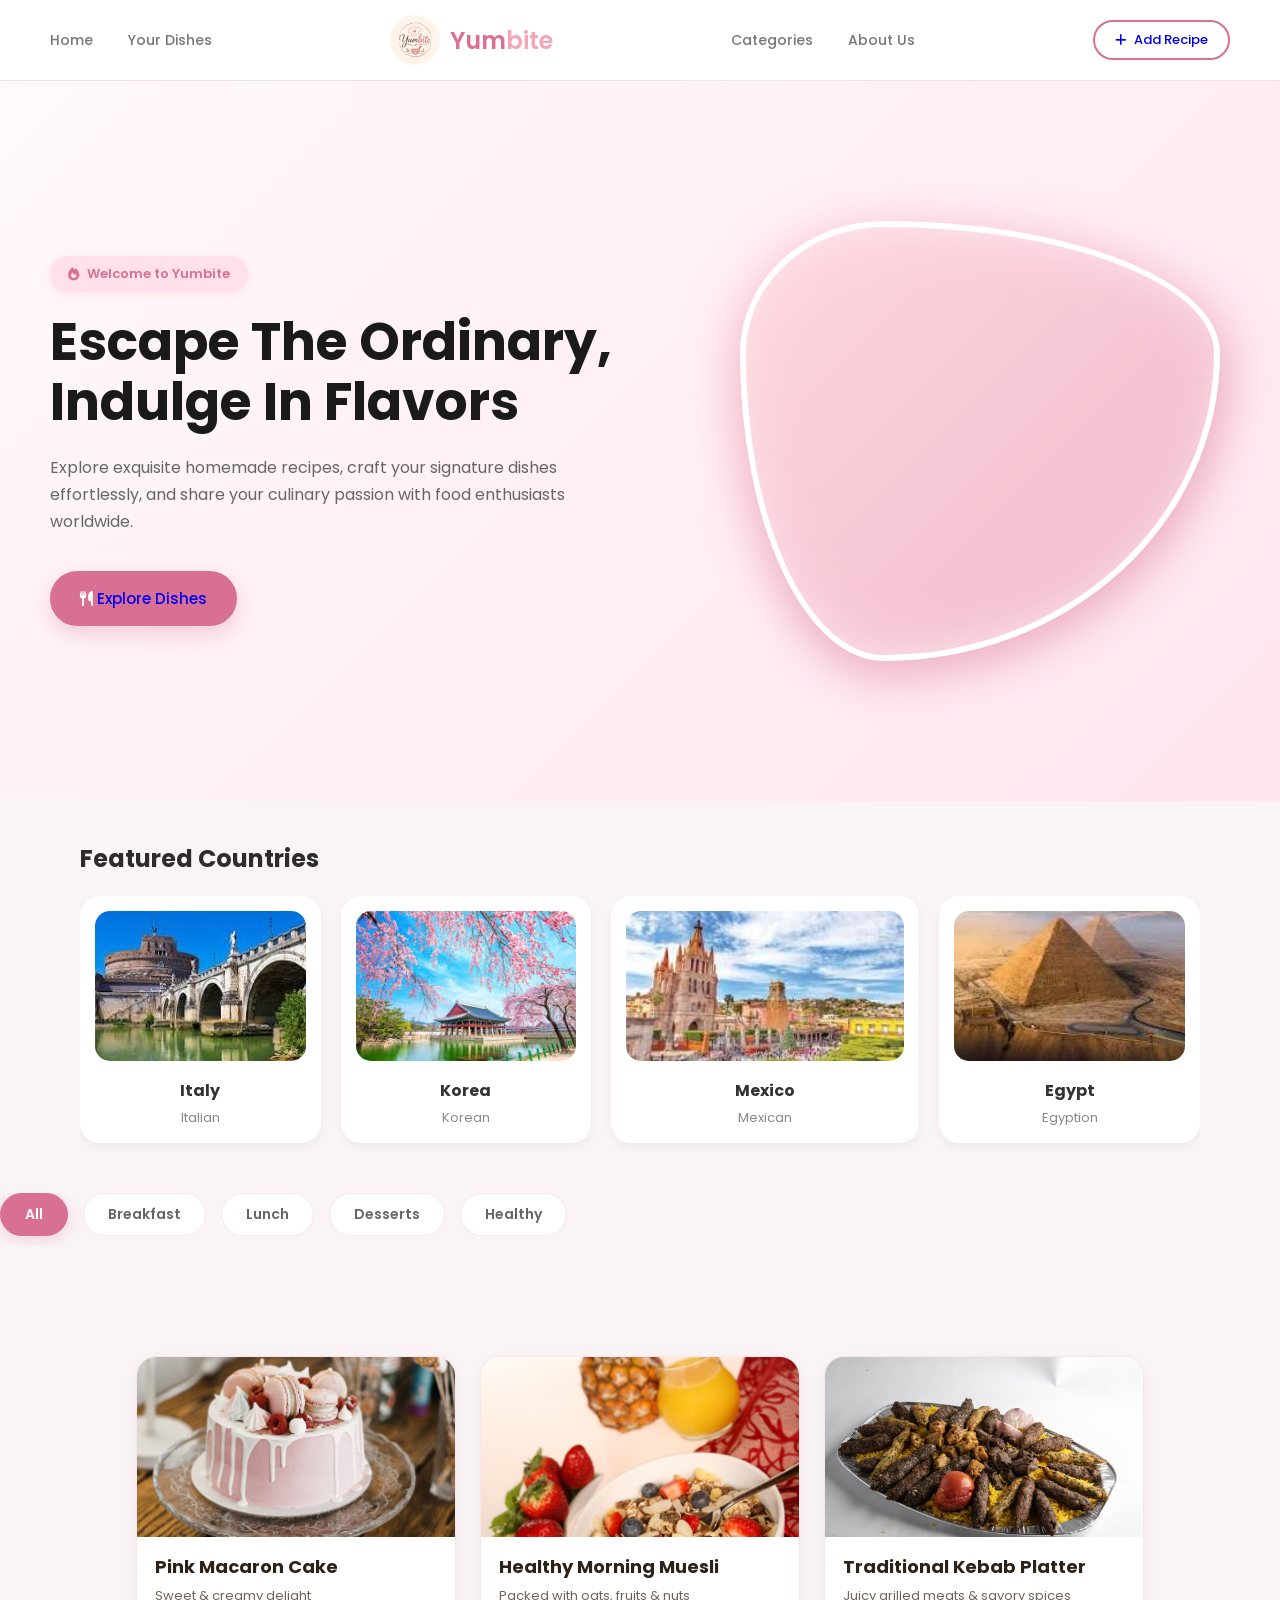
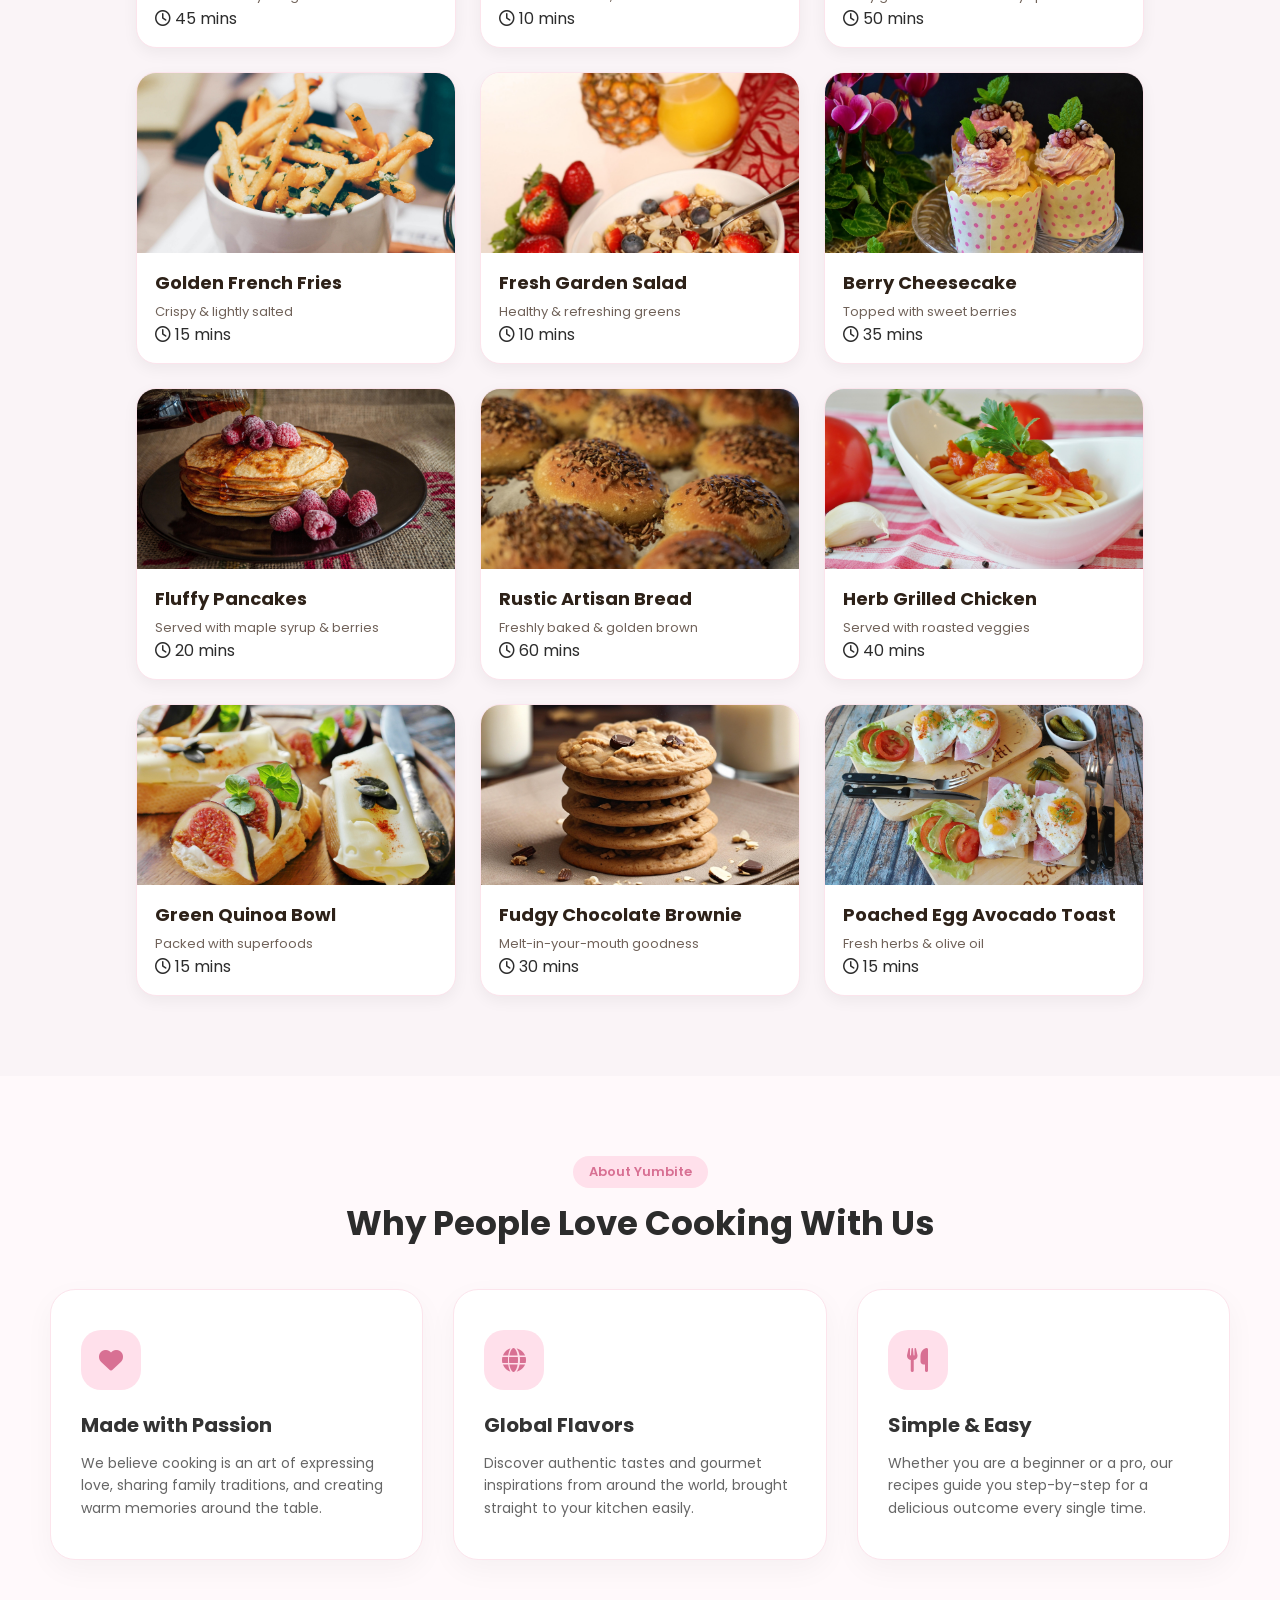
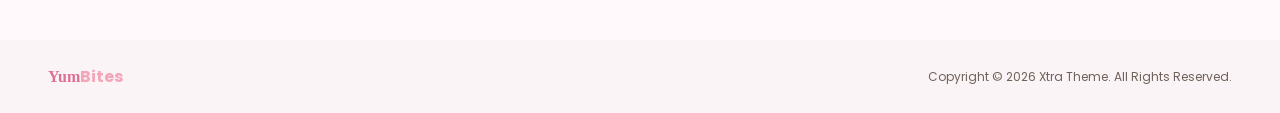
<file: index.html>
<!DOCTYPE html>
<html lang="en" dir="auto">
<head>
    <meta charset="UTF-8">
    <meta name="viewport" content="width=device-width, initial-scale=1.0">
    <title>Yumbite </title>
    <link rel="stylesheet" href="style.css">
    <link href="https://fonts.googleapis.com/css2?family=Poppins:wght@300;400;500;600;700&display=swap" rel="stylesheet">
    <link rel="stylesheet" href="https://cdnjs.cloudflare.com/ajax/libs/font-awesome/6.4.0/css/all.min.css">
</head>
<body>

    <!-- Header Section -->
    <header class="recipe-header">
        <div class="header-container">
            <nav class="nav-links right-nav">
                <a href="#home">Home</a>
                <a href="dishes.html">Your Dishes</a>
            </nav>

            <div class="logo">
                <img src="logo.jpeg" alt="Yumbite Logo">
                <h1>Yum<span>bite</span></h1>
            </div>

            <nav class="nav-links left-nav">
                <a href="#type">Categories</a>
                <a href="#about">About Us</a>
            </nav>

            <div class="header-buttons">
                <a href="dishes.html" class="btn add-btn">
                    <i class="fa-solid fa-plus"></i> Add Recipe
                </a>
            </div>
        </div>
    </header>

    <!-- Professional Hero Section -->
    <section class="hero-section">
        <div class="hero-container">
            
            <!-- Professional Content on the Left -->
            <div class="hero-content">
                <div class="badge-wrapper" id="home">
                    <span class="hero-badge"><i class="fa-solid fa-fire"></i> Welcome to Yumbite</span>
                </div>
                <h1>Escape The Ordinary,<br> Indulge In Flavors</h1>
                <p>Explore exquisite homemade recipes, craft your signature dishes effortlessly, and share your culinary passion with food enthusiasts worldwide.</p>
                
                <div class="hero-buttons">
                    <button class="btn primary-btn"><i class="fa-solid fa-utensils"></i><a href="#type"> Explore Dishes</a></button>
                    
                </div>
            </div>

            <!-- Professional Visual/Video Frame on the Right -->
           <div class="hero-image-box"> 
            <div class="video-frame-glow"></div>
            <video autoplay muted loop playsinline class="hero-vid">
                <source src="istockphoto-2175222562-640_adpp_is.mp4" type="video/mp4">
                Your browser does not support video playback.
            </video>
        </div>
    </section>

    
    <!-- Countries Section -->
<section class="featured-countries">
    <div class="header-row">
        <h2>Featured Countries</h2>
    </div>
    
    <div class="countries-slider">
        <!-- Italy -->
        <div class="country-card">
            <a href="Italy.html">
                <img src="img1.jpg" alt="Italy">
            </a>
            <h3>Italy</h3>
            <p>Italian</p>
        </div>
        <!-- Korea -->
        <div class="country-card">
            <a href="korea.html">
                <img src="img2.jpg" alt="Korea">
            </a>
            <h3>Korea</h3>
            <p>Korean</p>
        </div>
        <!-- Mexico -->
        <div class="country-card">
            <a href="mexico.html">
                <img src="img3.jpg" alt="Mexico">
            </a>
            <h3>Mexico</h3>
            <p>Mexican</p>
        </div>
        <!-- Egpyt -->
        <div class="country-card">
            <a href="Egypt.html">
                <img src="img.jpg" alt="Egypt">
            </a>
            <h3>Egypt</h3>
            <p>Egyption</p>
        </div>
    </div>
</section>
<tr>

 <!-- Category Filter Buttons -->
<div class="category-filters" id="type">
    <button class="category-btn active" data-filter="all">All</button>
    <button class="category-btn" data-filter="breakfast">Breakfast</button>
    <button class="category-btn" data-filter="lunch">Lunch</button>
    <button class="category-btn" data-filter="desserts">Desserts</button>
    <button class="category-btn" data-filter="healthy">Healthy</button>
</div>


<!-- Categories & Recipes Section -->
<section class="categories-section">
    <div class="recipes-grid">
        
        <!-- Dish 1: Dessert (Pink Cake) -->
        <div class="dish-card" data-category="desserts">
            <a href="#dish-cake">
                <img src="moroznaya_photo-cake-7948556_1920.jpg" alt="Pink Cake">
            </a>
            <div class="dish-info">
                <h3><a href="#dish-cake" class="dish-title-link">Pink Macaron Cake</a></h3>
                <p>Sweet & creamy delight</p>
                <div class="recipe-meta">
                    <span class="timer"><i class="fa-regular fa-clock"></i> 45 mins</span>
                    
                </div>
            </div>
        </div>

        <!-- Dish 2: Breakfast (Muesli) -->
        <div class="dish-card" data-category="breakfast">
            <a href="#dish-muesli">
                <img src="fotomaus13-muesli-486832_1920.jpg" alt="Muesli">
            </a>
            <div class="dish-info">
                <h3><a href="#dish-muesli" class="dish-title-link">Healthy Morning Muesli</a></h3>
                <p>Packed with oats, fruits & nuts</p>
                <div class="recipe-meta">
                    <span class="timer"><i class="fa-regular fa-clock"></i> 10 mins</span>
                    
                </div>
            </div>
        </div>

        <!-- Dish 3: Lunch (Kebab) -->
        <div class="dish-card" data-category="lunch">
            <a href="#dish-kebab">
                <img src="2sif-kebab-platter-7287366_1920.jpg" alt="Kebab">
            </a>
            <div class="dish-info">
                <h3><a href="#dish-kebab" class="dish-title-link">Traditional Kebab Platter</a></h3>
                <p>Juicy grilled meats & savory spices</p>
                <div class="recipe-meta">
                    <span class="timer"><i class="fa-regular fa-clock"></i> 50 mins</span>
                   
                </div>
            </div>
        </div>

        <!-- Dish 4: Lunch (Fries) -->
        <div class="dish-card" data-category="lunch">
            <a href="#dish-fries">
                <img src="pexels-bowl-1842294_1920.jpg" alt="French Fries">
            </a>
            <div class="dish-info">
                <h3><a href="#dish-fries" class="dish-title-link">Golden French Fries</a></h3>
                <p>Crispy & lightly salted</p>
                <div class="recipe-meta">
                    <span class="timer"><i class="fa-regular fa-clock"></i> 15 mins</span>
                    
                </div>
            </div>
        </div>

        <!-- Dish 5: Healthy (Salad Bowl) -->
        <div class="dish-card" data-category="healthy">
            <a href="#dish-salad">
                <img src="fotomaus13-muesli-486832_1920.jpg" alt="Salad">
            </a>
            <div class="dish-info">
                <h3><a href="#dish-salad" class="dish-title-link">Fresh Garden Salad</a></h3>
                <p>Healthy & refreshing greens</p>
                <div class="recipe-meta">
                    <span class="timer"><i class="fa-regular fa-clock"></i> 10 mins</span>
                    
                </div>
            </div>
        </div>

        <!-- Dish 6: Dessert (Cheesecake) -->
        <div class="dish-card" data-category="desserts">
            <a href="#dish-cheesecake">
                <img src="food1.jpg" alt="Berry Cheesecake">
            </a>
            <div class="dish-info">
                <h3><a href="#dish-cheesecake" class="dish-title-link">Berry Cheesecake</a></h3>
                <p>Topped with sweet berries</p>
                <div class="recipe-meta">
                    <span class="timer"><i class="fa-regular fa-clock"></i> 35 mins</span>
                    
                </div>
            </div>
        </div>

        <!-- Dish 7: Breakfast (Pancakes) -->
        <div class="dish-card" data-category="breakfast">
            <a href="#dish-pancakes">
                <img src="piviso-pancakes-2291908_1920.jpg" alt="Pancakes">
            </a>
            <div class="dish-info">
                <h3><a href="#dish-pancakes" class="dish-title-link">Fluffy Pancakes</a></h3>
                <p>Served with maple syrup & berries</p>
                <div class="recipe-meta">
                    <span class="timer"><i class="fa-regular fa-clock"></i> 20 mins</span>
                    
                </div>
            </div>
        </div>

        <!-- Dish 8: Breakfast (Bread) -->
        <div class="dish-card" data-category="breakfast">
            <a href="#dish-bread">
                <img src="christinazetterberg-bread-8535650_1920.jpg" alt="Bread">
            </a>
            <div class="dish-info">
                <h3><a href="#dish-bread" class="dish-title-link">Rustic Artisan Bread</a></h3>
                <p>Freshly baked & golden brown</p>
                <div class="recipe-meta">
                    <span class="timer"><i class="fa-regular fa-clock"></i> 60 mins</span>
                   
                </div>
            </div>
        </div>

        <!-- Dish 9: Lunch (Grilled Chicken) -->
        <div class="dish-card" data-category="lunch">
            <a href="#dish-chicken">
                <img src="ritae-spaghetti-1392266_1920.jpg" alt="Grilled Chicken">
            </a>
            <div class="dish-info">
                <h3><a href="#dish-chicken" class="dish-title-link">Herb Grilled Chicken</a></h3>
                <p>Served with roasted veggies</p>
                <div class="recipe-meta">
                    <span class="timer"><i class="fa-regular fa-clock"></i> 40 mins</span>
                    
                </div>
            </div>
        </div>

        <!-- Dish 10: Healthy (Quinoa Bowl) -->
        <div class="dish-card" data-category="healthy">
            <a href="#dish-quinoa">
                <img src="food.jpg" alt="Quinoa Bowl">
            </a>
            <div class="dish-info">
                <h3><a href="#dish-quinoa" class="dish-title-link">Green Quinoa Bowl</a></h3>
                <p>Packed with superfoods</p>
                <div class="recipe-meta">
                    <span class="timer"><i class="fa-regular fa-clock"></i> 15 mins</span>
                    
                </div>
            </div>
        </div>

        <!-- Dish 11: Desserts (Brownie) -->
        <div class="dish-card" data-category="desserts">
            <a href="#dish-brownie">
                <img src="food4.jpg" alt="Brownie">
            </a>
            <div class="dish-info">
                <h3><a href="#dish-brownie" class="dish-title-link">Fudgy Chocolate Brownie</a></h3>
                <p>Melt-in-your-mouth goodness</p>
                <div class="recipe-meta">
                    <span class="timer"><i class="fa-regular fa-clock"></i> 30 mins</span>
                    
                </div>
            </div>
        </div>

        <!-- Dish 12: Breakfast (Avocado Toast) -->
        <div class="dish-card" data-category="breakfast">
            <a href="#dish-avocado-toast">
                <img src="food2.jpg" alt="Avocado Toast">
            </a>
            <div class="dish-info">
                <h3><a href="#dish-avocado-toast" class="dish-title-link">Poached Egg Avocado Toast</a></h3>
                <p>Fresh herbs & olive oil</p>
                <div class="recipe-meta">
                    <span class="timer"><i class="fa-regular fa-clock"></i> 15 mins</span>
                    
                </div>
            </div>
        </div>

    </div>
</section>

        <!-- ============ DISH 1: PINK MACARON CAKE ============ -->
<section id="dish-cake" class="detail" style="--hero-color:#E91E63">
  <div class="splash"><img src="moroznaya_photo-cake-7948556_1920.jpg" alt="Pink Cake"><div class="splash-overlay"></div><div class="splash-text"><span class="splash-tag">Sweet Dessert</span><h2>Pink Macaron Cake</h2></div><div class="splash-bar"><span></span></div></div>
  <div class="detail-left">
    <a href="#home" class="back-btn">←</a>
    <div class="detail-hero">
      <img src="moroznaya_photo-cake-7948556_1920.jpg" alt="Pink Cake">
      <div class="detail-hero-text">
        <span class="detail-tag">Sweet Dessert</span>
        <h2>Pink Macaron Cake</h2>
        <p>Sweet & creamy delight</p>
      </div>
    </div>
    <div class="meta-row"><span>⏱ 45 min</span><span>📊 Medium</span><span>👤 8 servings</span></div>
    <p class="detail-desc">A magnificent showstopper dessert featuring delicate layers of moist sponge cake, rich strawberry buttercream, and decorated with crisp French macarons on top.</p>
    <div class="ing-heading"><h3>How to Prepare</h3></div>
    <ol class="steps">
      <li><span class="num">1</span><div><h4>Bake layers</h4><p>Prepare vanilla sponge batter, divide into pans, and bake until springy.</p></div></li>
      <li><span class="num">2</span><div><h4>Make buttercream</h4><p>Whip butter, powdered sugar, and strawberry extract until fluffy.</p></div></li>
      <li><span class="num">3</span><div><h4>Stack</h4><p>Layer sponge cakes with buttercream and strawberry slices.</p></div></li>
      <li><span class="num">4</span><div><h4>Frost</h4><p>Cover the entire cake smoothly with pink frosting.</p></div></li>
      <li><span class="num">5</span><div><h4>Decorate</h4><p>Arrange gourmet pink macarons neatly on top.</p></div></li>
      <li><span class="num">6</span><div><h4>Chill</h4><p>Refrigerate for 30 minutes before serving.</p></div></li>
    </ol>
  </div>
  <div class="detail-right">
    <div class="right-header"><h3>Ingredient Details</h3><p>7 ingredients</p></div>
    <div class="ing-cards">
      <div class="ing-card"><span class="emoji">🌾</span><strong>Flour</strong><span class="amt">300g</span><span class="note">Cake flour</span></div>
      <div class="ing-card"><span class="emoji">🧈</span><strong>Butter</strong><span class="amt">200g</span><span class="note">Softened</span></div>
      <div class="ing-card"><span class="emoji">🥚</span><strong>Eggs</strong><span class="amt">4 large</span><span class="note">Room temp</span></div>
      <div class="ing-card"><span class="emoji">🍓</span><strong>Strawberry puree</strong><span class="amt">100ml</span><span class="note">Flavoring</span></div>
      <div class="ing-card"><span class="emoji">🍬</span><strong>Powdered sugar</strong><span class="amt">400g</span><span class="note">Frosting</span></div>
      <div class="ing-card"><span class="emoji">🍪</span><strong>Macarons</strong><span class="amt">6 pieces</span><span class="note">Decoration</span></div>
      <div class="ing-card"><span class="emoji">🥛</span><strong>Milk</strong><span class="amt">120ml</span><span class="note">Whole milk</span></div>
    </div>
    <div class="flavor-card">
      <h4>Flavor Profile</h4>
      <div class="flavor-bar"><span>Sweet</span><div class="track"><div class="fill" style="width:95%"></div></div></div>
      <div class="flavor-bar"><span>Creamy</span><div class="track"><div class="fill" style="width:90%"></div></div></div>
      <div class="flavor-bar"><span>Fruity</span><div class="track"><div class="fill" style="width:75%"></div></div></div>
      <div class="flavor-bar"><span>Richness</span><div class="track"><div class="fill" style="width:80%"></div></div></div>
    </div>
    <div class="tip-card"><h4>💡 Chef's Tip</h4><p>Ensure ingredients are at room temperature for smooth batter.</p></div>
    <div class="serve-card"><span class="emoji">👤</span><strong>Serves 8</strong><p>Ideal for celebrations and birthdays.</p></div>
  </div>
</section>

<!-- ============ DISH 2: HEALTHY MORNING MUESLI ============ -->
<section id="dish-muesli" class="detail" style="--hero-color:#4CAF50">
  <div class="splash"><img src="fotomaus13-muesli-486832_1920.jpg" alt="Muesli"><div class="splash-overlay"></div><div class="splash-text"><span class="splash-tag">Breakfast Bowl</span><h2>Healthy Morning Muesli</h2></div><div class="splash-bar"><span></span></div></div>
  <div class="detail-left">
    <a href="#home" class="back-btn">←</a>
    <div class="detail-hero">
      <img src="fotomaus13-muesli-486832_1920.jpg" alt="Muesli">
      <div class="detail-hero-text">
        <span class="detail-tag">Breakfast Bowl</span>
        <h2>Healthy Morning Muesli</h2>
        <p>Packed with oats, fruits & nuts</p>
      </div>
    </div>
    <div class="meta-row"><span>⏱ 10 min</span><span>📊 Easy</span><span>👤 1 serving</span></div>
    <p class="detail-desc">A nutritious, energy-boosting breakfast bowl combining raw rolled oats, crunchy nuts, seeds, and fresh seasonal fruits soaked in yogurt or milk.</p>
    <div class="ing-heading"><h3>How to Prepare</h3></div>
    <ol class="steps">
      <li><span class="num">1</span><div><h4>Base</h4><p>Add raw rolled oats into a clean breakfast bowl.</p></div></li>
      <li><span class="num">2</span><div><h4>Nuts & seeds</h4><p>Mix in chia seeds, chopped almonds, and walnuts.</p></div></li>
      <li><span class="num">3</span><div><h4>Liquid</h4><p>Pour cold milk or Greek yogurt over the mixture.</p></div></li>
      <li><span class="num">4</span><div><h4>Fruit</h4><p>Arrange sliced bananas and fresh berries on top.</p></div></li>
      <li><span class="num">5</span><div><h4>Sweetener</h4><p>Drizzle raw organic honey over the fruits.</p></div></li>
      <li><span class="num">6</span><div><h4>Serve</h4><p>Mix together and enjoy immediately.</p></div></li>
    </ol>
  </div>
  <div class="detail-right">
    <div class="right-header"><h3>Ingredient Details</h3><p>6 ingredients</p></div>
    <div class="ing-cards">
      <div class="ing-card"><span class="emoji">🌾</span><strong>Rolled oats</strong><span class="amt">½ cup</span><span class="note">Raw base</span></div>
      <div class="ing-card"><span class="emoji">🥛</span><strong>Greek yogurt</strong><span class="amt">150g</span><span class="note">Creamy base</span></div>
      <div class="ing-card"><span class="emoji">🍌</span><strong>Banana</strong><span class="amt">1 medium</span><span class="note">Sliced</span></div>
      <div class="ing-card"><span class="emoji">🫐</span><strong>Berries</strong><span class="amt">⅓ cup</span><span class="note">Fresh berries</span></div>
      <div class="ing-card"><span class="emoji">🥜</span><strong>Almonds & Walnuts</strong><span class="amt">2 tbsp</span><span class="note">Chopped</span></div>
      <div class="ing-card"><span class="emoji">🍯</span><strong>Honey</strong><span class="amt">1 tsp</span><span class="note">Natural sweetener</span></div>
    </div>
    <div class="flavor-card">
      <h4>Flavor Profile</h4>
      <div class="flavor-bar"><span>Fresh</span><div class="track"><div class="fill" style="width:90%"></div></div></div>
      <div class="flavor-bar"><span>Nutty</span><div class="track"><div class="fill" style="width:80%"></div></div></div>
      <div class="flavor-bar"><span>Sweet</span><div class="track"><div class="fill" style="width:60%"></div></div></div>
      <div class="flavor-bar"><span>Light</span><div class="track"><div class="fill" style="width:85%"></div></div></div>
    </div>
    <div class="tip-card"><h4>💡 Chef's Tip</h4><p>Let oats soak for 5 minutes before eating to soften texture.</p></div>
    <div class="serve-card"><span class="emoji">👤</span><strong>Serves 1</strong><p>A quick, nutrient-dense breakfast.</p></div>
  </div>
</section>

<!-- ============ DISH 3: TRADITIONAL KEBAB PLATTER ============ -->
<section id="dish-kebab" class="detail" style="--hero-color:#FF5722">
  <div class="splash"><img src="2sif-kebab-platter-7287366_1920.jpg" alt="Kebab"><div class="splash-overlay"></div><div class="splash-text"><span class="splash-tag">Grill Special</span><h2>Traditional Kebab Platter</h2></div><div class="splash-bar"><span></span></div></div>
  <div class="detail-left">
    <a href="#home" class="back-btn">←</a>
    <div class="detail-hero">
      <img src="2sif-kebab-platter-7287366_1920.jpg" alt="Kebab">
      <div class="detail-hero-text">
        <span class="detail-tag">Grill Special</span>
        <h2>Traditional Kebab Platter</h2>
        <p>Juicy grilled meats & savory spices</p>
      </div>
    </div>
    <div class="meta-row"><span>⏱ 50 min</span><span>📊 Medium</span><span>👤 4 servings</span></div>
    <p class="detail-desc">An aromatic platter of tender, perfectly seasoned grilled meats marinated in Middle Eastern spices, served with charred vegetables and flatbread.</p>
    <div class="ing-heading"><h3>How to Prepare</h3></div>
    <ol class="steps">
      <li><span class="num">1</span><div><h4>Marinade</h4><p>Mix olive oil, garlic, lemon juice, and spices in a bowl.</p></div></li>
      <li><span class="num">2</span><div><h4>Coat meat</h4><p>Cubed meat is coated and rested for 30 minutes.</p></div></li>
      <li><span class="num">3</span><div><h4>Skewer</h4><p>Thread meat tightly onto skewers.</p></div></li>
      <li><span class="num">4</span><div><h4>Grill</h4><p>Cook on a hot charcoal grill until charred and tender.</p></div></li>
      <li><span class="num">5</span><div><h4>Veggies</h4><p>Char onion halves and tomatoes on the side.</p></div></li>
      <li><span class="num">6</span><div><h4>Serve</h4><p>Arrange over warm flatbread with parsley.</p></div></li>
    </ol>
  </div>
  <div class="detail-right">
    <div class="right-header"><h3>Ingredient Details</h3><p>8 ingredients</p></div>
    <div class="ing-cards">
      <div class="ing-card"><span class="emoji">🥩</span><strong>Meat</strong><span class="amt">600g</span><span class="note">Cubed lamb/beef</span></div>
      <div class="ing-card"><span class="emoji">🧄</span><strong>Garlic</strong><span class="amt">4 cloves</span><span class="note">Minced</span></div>
      <div class="ing-card"><span class="emoji">🍋</span><strong>Lemon juice</strong><span class="amt">3 tbsp</span><span class="note">Fresh juice</span></div>
      <div class="ing-card"><span class="emoji">🫒</span><strong>Olive oil</strong><span class="amt">¼ cup</span><span class="note">Extra virgin</span></div>
      <div class="ing-card"><span class="emoji">🌶️</span><strong>Spices</strong><span class="amt">2 tsp</span><span class="note">Paprika & cumin</span></div>
      <div class="ing-card"><span class="emoji">🍅</span><strong>Tomatoes</strong><span class="amt">2 large</span><span class="note">For grilling</span></div>
      <div class="ing-card"><span class="emoji">🧅</span><strong>Onions</strong><span class="amt">2 medium</span><span class="note">With sumac</span></div>
      <div class="ing-card"><span class="emoji">🫓</span><strong>Flatbread</strong><span class="amt">4 pieces</span><span class="note">Warm pita</span></div>
    </div>
    <div class="flavor-card">
      <h4>Flavor Profile</h4>
      <div class="flavor-bar"><span>Savory</span><div class="track"><div class="fill" style="width:95%"></div></div></div>
      <div class="flavor-bar"><span>Smoky</span><div class="track"><div class="fill" style="width:90%"></div></div></div>
      <div class="flavor-bar"><span>Spicy</span><div class="track"><div class="fill" style="width:60%"></div></div></div>
      <div class="flavor-bar"><span>Aromatic</span><div class="track"><div class="fill" style="width:85%"></div></div></div>
    </div>
    <div class="tip-card"><h4>💡 Chef's Tip</h4><p>Don't over-marinate with lemon juice for too long.</p></div>
    <div class="serve-card"><span class="emoji">👤</span><strong>Serves 4</strong><p>Best served hot with garlic sauce.</p></div>
  </div>
</section>

<!-- ============ DISH 4: GOLDEN FRENCH FRIES ============ -->
<section id="dish-fries" class="detail" style="--hero-color:#FFC107">
  <div class="splash"><img src="pexels-bowl-1842294_1920.jpg" alt="Fries"><div class="splash-overlay"></div><div class="splash-text"><span class="splash-tag">Crispy Side</span><h2>Golden French Fries</h2></div><div class="splash-bar"><span></span></div></div>
  <div class="detail-left">
    <a href="#home" class="back-btn">←</a>
    <div class="detail-hero">
      <img src="pexels-bowl-1842294_1920.jpg" alt="Fries">
      <div class="detail-hero-text">
        <span class="detail-tag">Crispy Side</span>
        <h2>Golden French Fries</h2>
        <p>Crispy & lightly salted</p>
      </div>
    </div>
    <div class="meta-row"><span>⏱ 25 min</span><span>📊 Easy</span><span>👤 3 servings</span></div>
    <p class="detail-desc">Crispy on the outside, fluffy on the inside. These golden potato batons are fried to absolute perfection and sprinkled with sea salt.</p>
    <div class="ing-heading"><h3>How to Prepare</h3></div>
    <ol class="steps">
      <li><span class="num">1</span><div><h4>Cut</h4><p>Peel potatoes and cut into uniform sticks.</p></div></li>
      <li><span class="num">2</span><div><h4>Soak</h4><p>Submerge in cold water for 20 minutes to remove starch.</p></div></li>
      <li><span class="num">3</span><div><h4>Dry</h4><p>Pat completely dry with paper towels.</p></div></li>
      <li><span class="num">4</span><div><h4>First fry</h4><p>Fry in medium oil until soft, then drain.</p></div></li>
      <li><span class="num">5</span><div><h4>Second fry</h4><p>Fry in high heat until golden and crispy.</p></div></li>
      <li><span class="num">6</span><div><h4>Season</h4><p>Toss with sea salt and serve hot.</p></div></li>
    </ol>
  </div>
  <div class="detail-right">
    <div class="right-header"><h3>Ingredient Details</h3><p>4 ingredients</p></div>
    <div class="ing-cards">
      <div class="ing-card"><span class="emoji">🥔</span><strong>Potatoes</strong><span class="amt">4 large</span><span class="note">Russet potatoes</span></div>
      <div class="ing-card"><span class="emoji">🌻</span><strong>Oil</strong><span class="amt">1L</span><span class="note">For frying</span></div>
      <div class="ing-card"><span class="emoji">🧂</span><strong>Sea salt</strong><span class="amt">1 tsp</span><span class="note">Fine grain</span></div>
      <div class="ing-card"><span class="emoji">🍅</span><strong>Ketchup</strong><span class="amt">¼ cup</span><span class="note">For dipping</span></div>
    </div>
    <div class="flavor-card">
      <h4>Flavor Profile</h4>
      <div class="flavor-bar"><span>Crispy</span><div class="track"><div class="fill" style="width:95%"></div></div></div>
      <div class="flavor-bar"><span>Salty</span><div class="track"><div class="fill" style="width:75%"></div></div></div>
      <div class="flavor-bar"><span>Savory</span><div class="track"><div class="fill" style="width:70%"></div></div></div>
      <div class="flavor-bar"><span>Light</span><div class="track"><div class="fill" style="width:60%"></div></div></div>
    </div>
    <div class="tip-card"><h4>💡 Chef's Tip</h4><p>Double frying is the secret to ultimate crunchiness.</p></div>
    <div class="serve-card"><span class="emoji">👤</span><strong>Serves 3</strong><p>The ultimate comfort snack.</p></div>
  </div>
</section>

<!-- ============ DISH 5: FRESH GARDEN SALAD ============ -->
<section id="dish-salad" class="detail" style="--hero-color:#2E7D32">
  <div class="splash"><img src="fotomaus13-muesli-486832_1920.jpg" alt="Salad"><div class="splash-overlay"></div><div class="splash-text"><span class="splash-tag">Healthy Greens</span><h2>Fresh Garden Salad</h2></div><div class="splash-bar"><span></span></div></div>
  <div class="detail-left">
    <a href="#home" class="back-btn">←</a>
    <div class="detail-hero">
      <img src="fotomaus13-muesli-486832_1920.jpg" alt="Salad">
      <div class="detail-hero-text">
        <span class="detail-tag">Healthy Greens</span>
        <h2>Fresh Garden Salad</h2>
        <p>Healthy & refreshing greens</p>
      </div>
    </div>
    <div class="meta-row"><span>⏱ 10 min</span><span>📊 Easy</span><span>👤 2 servings</span></div>
    <p class="detail-desc">A refreshing blend of crisp garden greens, juicy cherry tomatoes, cucumbers, and tangy vinaigrette dressing.</p>
    <div class="ing-heading"><h3>How to Prepare</h3></div>
    <ol class="steps">
      <li><span class="num">1</span><div><h4>Wash</h4><p>Rinse lettuce and greens thoroughly.</p></div></li>
      <li><span class="num">2</span><div><h4>Chop</h4><p>Slice cucumbers and halve cherry tomatoes.</p></div></li>
      <li><span class="num">3</span><div><h4>Dress</h4><p>Whisk olive oil, lemon juice, salt, and pepper.</p></div></li>
      <li><span class="num">4</span><div><h4>Toss</h4><p>Combine veggies in a large bowl.</p></div></li>
      <li><span class="num">5</span><div><h4>Pour</h4><p>Drizzle vinaigrette over just before serving.</p></div></li>
      <li><span class="num">6</span><div><h4>Serve</h4><p>Enjoy fresh and crisp.</p></div></li>
    </ol>
  </div>
  <div class="detail-right">
    <div class="right-header"><h3>Ingredient Details</h3><p>6 ingredients</p></div>
    <div class="ing-cards">
      <div class="ing-card"><span class="emoji">🥬</span><strong>Lettuce</strong><span class="amt">1 head</span><span class="note">Fresh greens</span></div>
      <div class="ing-card"><span class="emoji">🍅</span><strong>Cherry tomatoes</strong><span class="amt">1 cup</span><span class="note">Halved</span></div>
      <div class="ing-card"><span class="emoji">🥒</span><strong>Cucumber</strong><span class="amt">1 medium</span><span class="note">Sliced</span></div>
      <div class="ing-card"><span class="emoji">🫒</span><strong>Olive oil</strong><span class="amt">2 tbsp</span><span class="note">Dressing</span></div>
      <div class="ing-card"><span class="emoji">🍋</span><strong>Lemon juice</strong><span class="amt">1 tbsp</span><span class="note">Fresh</span></div>
      <div class="ing-card"><span class="emoji">🧂</span><strong>Salt & Pepper</strong><span class="amt">To taste</span><span class="note">Seasoning</span></div>
    </div>
    <div class="flavor-card">
      <h4>Flavor Profile</h4>
      <div class="flavor-bar"><span>Fresh</span><div class="track"><div class="fill" style="width:95%"></div></div></div>
      <div class="flavor-bar"><span>Tangy</span><div class="track"><div class="fill" style="width:80%"></div></div></div>
      <div class="flavor-bar"><span>Light</span><div class="track"><div class="fill" style="width:90%"></div></div></div>
      <div class="flavor-bar"><span>Crunchy</span><div class="track"><div class="fill" style="width:85%"></div></div></div>
    </div>
    <div class="tip-card"><h4>💡 Chef's Tip</h4><p>Add dressing right before serving to keep greens crisp.</p></div>
    <div class="serve-card"><span class="emoji">👤</span><strong>Serves 2</strong><p>Light and healthy appetizer.</p></div>
  </div>
</section>

<!-- ============ DISH 6: BERRY CHEESECAKE ============ -->
<section id="dish-cheesecake" class="detail" style="--hero-color:#C2185B">
  <div class="splash"><img src="food1.jpg" alt="Cheesecake"><div class="splash-overlay"></div><div class="splash-text"><span class="splash-tag">Dessert Special</span><h2>Berry Cheesecake</h2></div><div class="splash-bar"><span></span></div></div>
  <div class="detail-left">
    <a href="#home" class="back-btn">←</a>
    <div class="detail-hero">
      <img src="food1.jpg" alt="Cheesecake">
      <div class="detail-hero-text">
        <span class="detail-tag">Dessert Special</span>
        <h2>Berry Cheesecake</h2>
        <p>Topped with sweet berries</p>
      </div>
    </div>
    <div class="meta-row"><span>⏱ 35 min</span><span>📊 Medium</span><span>👤 6 servings</span></div>
    <p class="detail-desc">A rich and creamy baked cheesecake with a buttery graham cracker crust, topped with a luscious sweet berry compote.</p>
    <div class="ing-heading"><h3>How to Prepare</h3></div>
    <ol class="steps">
      <li><span class="num">1</span><div><h4>Crust</h4><p>Mix crushed cookies with melted butter and press into pan.</p></div></li>
      <li><span class="num">2</span><div><h4>Filling</h4><p>Beat cream cheese, sugar, eggs, and vanilla until smooth.</p></div></li>
      <li><span class="num">3</span><div><h4>Bake</h4><p>Pour over crust and bake until set.</p></div></li>
      <li><span class="num">4</span><div><h4>Cool</h4><p>Chill in the refrigerator for at least 4 hours.</p></div></li>
      <li><span class="num">5</span><div><h4>Berry compote</h4><p>Simmer mixed berries with sugar until syrupy.</p></div></li>
      <li><span class="num">6</span><div><h4>Serve</h4><p>Top cheesecake with berry compote and slice.</p></div></li>
    </ol>
  </div>
  <div class="detail-right">
    <div class="right-header"><h3>Ingredient Details</h3><p>6 ingredients</p></div>
    <div class="ing-cards">
      <div class="ing-card"><span class="emoji">🧀</span><strong>Cream cheese</strong><span class="amt">500g</span><span class="note">Softened</span></div>
      <div class="ing-card"><span class="emoji">🍪</span><strong>Graham crackers</strong><span class="amt">200g</span><span class="note">Crushed</span></div>
      <div class="ing-card"><span class="emoji">🧈</span><strong>Butter</strong><span class="amt">80g</span><span class="note">Melted</span></div>
      <div class="ing-card"><span class="emoji">🥚</span><strong>Eggs</strong><span class="amt">3 large</span><span class="note">Binding</span></div>
      <div class="ing-card"><span class="emoji">🍬</span><strong>Sugar</strong><span class="amt">150g</span><span class="note">Sweetener</span></div>
      <div class="ing-card"><span class="emoji">🫐</span><strong>Mixed berries</strong><span class="amt">200g</span><span class="note">For topping</span></div>
    </div>
    <div class="flavor-card">
      <h4>Flavor Profile</h4>
      <div class="flavor-bar"><span>Creamy</span><div class="track"><div class="fill" style="width:95%"></div></div></div>
      <div class="flavor-bar"><span>Sweet</span><div class="track"><div class="fill" style="width:85%"></div></div></div>
      <div class="flavor-bar"><span>Rich</span><div class="track"><div class="fill" style="width:90%"></div></div></div>
      <div class="flavor-bar"><span>Fruity</span><div class="track"><div class="fill" style="width:80%"></div></div></div>
    </div>
    <div class="tip-card"><h4>💡 Chef's Tip</h4><p>Chill thoroughly before slicing for clean edges.</p></div>
    <div class="serve-card"><span class="emoji">👤</span><strong>Serves 6</strong><p>A showstopping dessert.</p></div>
  </div>
</section>

<!-- ============ DISH 7: FLUFFY PANCAKES ============ -->
<section id="dish-pancakes" class="detail" style="--hero-color:#FF8F00">
  <div class="splash"><img src="piviso-pancakes-2291908_1920.jpg" alt="Pancakes"><div class="splash-overlay"></div><div class="splash-text"><span class="splash-tag">Breakfast Favorite</span><h2>Fluffy Pancakes</h2></div><div class="splash-bar"><span></span></div></div>
  <div class="detail-left">
    <a href="#home" class="back-btn">←</a>
    <div class="detail-hero">
      <img src="piviso-pancakes-2291908_1920.jpg" alt="Pancakes">
      <div class="detail-hero-text">
        <span class="detail-tag">Breakfast Favorite</span>
        <h2>Fluffy Pancakes</h2>
        <p>Served with maple syrup & berries</p>
      </div>
    </div>
    <div class="meta-row"><span>⏱ 20 min</span><span>📊 Easy</span><span>👤 3 servings</span></div>
    <p class="detail-desc>Thick, golden, and cloud-like pancakes stacked high and drizzled with pure maple syrup and fresh berries.</p>
    <div class="ing-heading"><h3>How to Prepare</h3></div>
    <ol class="steps">
      <li><span class="num">1</span><div><h4>Dry mix</h4><p>Whisk flour, baking powder, sugar, and salt.</p></div></li>
      <li><span class="num">2</span><div><h4>Wet mix</h4><p>Mix milk, egg, and melted butter in another bowl.</p></div></li>
      <li><span class="num">3</span><div><h4>Combine</h4><p>Fold wet ingredients into dry until just combined.</p></div></li>
      <li><span class="num">4</span><div><h4>Cook</h4><p>Pour batter onto a hot greased griddle.</p></div></li>
      <li><span class="num">5</span><div><h4>Flip</h4><p>Flip when bubbles form and cook until golden brown.</p></div></li>
      <li><span class="num">6</span><div><h4>Serve</h4><p>Top with maple syrup and butter.</p></div></li>
    </ol>
  </div>
  <div class="detail-right">
    <div class="right-header"><h3>Ingredient Details</h3><p>6 ingredients</p></div>
    <div class="ing-cards">
      <div class="ing-card"><span class="emoji">🌾</span><strong>Flour</strong><span class="amt">200g</span><span class="note">All-purpose</span></div>
      <div class="ing-card"><span class="emoji">🥛</span><strong>Milk</strong><span class="amt">250ml</span><span class="note">Whole milk</span></div>
      <div class="ing-card"><span class="emoji">🥚</span><strong>Egg</strong><span class="amt">1 large</span><span class="note">Binder</span></div>
      <div class="ing-card"><span class="emoji">🧈</span><strong>Butter</strong><span class="amt">30g</span><span class="note">Melted</span></div>
      <div class="ing-card"><span class="emoji">🥄</span><strong>Baking powder</strong><span class="amt">2 tsp</span><span class="note">Leavening</span></div>
      <div class="ing-card"><span class="emoji">🍁</span><strong>Maple syrup</strong><span class="amt">¼ cup</span><span class="note">Topping</span></div>
    </div>
    <div class="flavor-card">
      <h4>Flavor Profile</h4>
      <div class="flavor-bar"><span>Sweet</span><div class="track"><div class="fill" style="width:85%"></div></div></div>
      <div class="flavor-bar"><span>Fluffy</span><div class="track"><div class="fill" style="width:95%"></div></div></div>
      <div class="flavor-bar"><span>Rich</span><div class="track"><div class="fill" style="width:70%"></div></div></div>
      <div class="flavor-bar"><span>Butter</span><div class="track"><div class="fill" style="width:80%"></div></div></div>
    </div>
    <div class="tip-card"><h4>💡 Chef's Tip</h4><p>Do not overmix the batter to keep pancakes extra fluffy.</p></div>
    <div class="serve-card"><span class="emoji">👤</span><strong>Serves 3</strong><p>Classic weekend breakfast.</p></div>
  </div>
</section>

<!-- ============ DISH 8: RUSTIC ARTISAN BREAD ============ -->
<section id="dish-bread" class="detail" style="--hero-color:#795548">
  <div class="splash"><img src="christinazetterberg-bread-8535650_1920.jpg" alt="Bread"><div class="splash-overlay"></div><div class="splash-text"><span class="splash-tag">Bakery Special</span><h2>Rustic Artisan Bread</h2></div><div class="splash-bar"><span></span></div></div>
  <div class="detail-left">
    <a href="#home" class="back-btn">←</a>
    <div class="detail-hero">
      <img src="christinazetterberg-bread-8535650_1920.jpg" alt="Bread">
      <div class="detail-hero-text">
        <span class="detail-tag">Bakery Special</span>
        <h2>Rustic Artisan Bread</h2>
        <p>Freshly baked & golden brown</p>
      </div>
    </div>
    <div class="meta-row"><span>⏱ 60 min</span><span>📊 Hard</span><span>👤 6 servings</span></div>
    <p class="detail-desc">Traditional crusty artisan bread with a chewy interior, bubbly crumb, and a beautifully crisp golden crust.</p>
    <div class="ing-heading"><h3>How to Prepare</h3></div>
    <ol class="steps">
      <li><span class="num">1</span><div><h4>Mix dough</h4><p>Combine flour, warm water, yeast, and salt.</p></div></li>
      <li><span class="num">2</span><div><h4>Ferment</h4><p>Let rise for 4 hours until bubbly.</p></div></li>
      <li><span class="num">3</span><div><h4>Shape</h4><p>Shape into a round loaf on a floured surface.</p></div></li>
      <li><span class="num">4</span><div><h4>Score</h4><p>Score the top with a sharp razor blade.</p></div></li>
      <li><span class="num">5</span><div><h4>Bake</h4><p>Bake in a preheated Dutch oven for a crispy crust.</p></div></li>
      <li><span class="num">6</span><div><h4>Cool</h4><p>Let cool completely before slicing.</p></div></li>
    </ol>
  </div>
  <div class="detail-right">
    <div class="right-header"><h3>Ingredient Details</h3><p>4 ingredients</p></div>
    <div class="ing-cards">
      <div class="ing-card"><span class="emoji">🌾</span><strong>Bread flour</strong><span class="amt">500g</span><span class="note">High protein</span></div>
      <div class="ing-card"><span class="emoji">💧</span><strong>Water</strong><span class="amt">350ml</span><span class="note">Warm water</span></div>
      <div class="ing-card"><span class="emoji">🌾</span><strong>Yeast</strong><span class="amt">7g</span><span class="note">Active dry</span></div>
      <div class="ing-card"><span class="emoji">🧂</span><strong>Salt</strong><span class="amt">10g</span><span class="note">Sea salt</span></div>
    </div>
    <div class="flavor-card">
      <h4>Flavor Profile</h4>
      <div class="flavor-bar"><span>Crusty</span><div class="track"><div class="fill" style="width:95%"></div></div></div>
      <div class="flavor-bar"><span>Chewy</span><div class="track"><div class="fill" style="width:90%"></div></div></div>
      <div class="flavor-bar"><span>Savory</span><div class="track"><div class="fill" style="width:75%"></div></div></div>
      <div class="flavor-bar"><span>Simple</span><div class="track"><div class="fill" style="width:85%"></div></div></div>
    </div>
    <div class="tip-card"><h4>💡 Chef's Tip</h4><p>Baking in a covered Dutch oven traps steam for the best crust.</p></div>
    <div class="serve-card"><span class="emoji">👤</span><strong>Serves 6</strong><p>Freshly baked homemade bread.</p></div>
  </div>
</section>

<!-- ============ DISH 9: HERB GRILLED CHICKEN ============ -->
<section id="dish-chicken" class="detail" style="--hero-color:#827717">
  <div class="splash"><img src="ritae-spaghetti-1392266_1920.jpg" alt="Grilled Chicken"><div class="splash-overlay"></div><div class="splash-text"><span class="splash-tag">Lunch Special</span><h2>Herb Grilled Chicken</h2></div><div class="splash-bar"><span></span></div></div>
  <div class="detail-left">
    <a href="#home" class="back-btn">←</a>
    <div class="detail-hero">
      <img src="ritae-spaghetti-1392266_1920.jpg" alt="Grilled Chicken">
      <div class="detail-hero-text">
        <span class="detail-tag">Lunch Special</span>
        <h2>Herb Grilled Chicken</h2>
        <p>Served with roasted veggies</p>
      </div>
    </div>
    <div class="meta-row"><span>⏱ 40 min</span><span>📊 Medium</span><span>👤 3 servings</span></div>
    <p class="detail-desc">Juicy chicken breasts marinated in fresh herbs, garlic, and olive oil, grilled to smoky perfection.</p>
    <div class="ing-heading"><h3>How to Prepare</h3></div>
    <ol class="steps">
      <li><span class="num">1</span><div><h4>Marinate</h4><p>Mix olive oil, rosemary, garlic, and lemon juice.</p></div></li>
      <li><span class="num">2</span><div><h4>Coat</h4><p>Coat chicken breasts and let marinate.</p></div></li>
      <li><span class="num">3</span><div><h4>Preheat</h4><p>Heat grill pan over medium-high heat.</p></div></li>
      <li><span class="num">4</span><div><h4>Cook</h4><p>Grill chicken for 6-8 minutes per side.</p></div></li>
      <li><span class="num">5</span><div><h4>Rest</h4><p>Let meat rest for 5 minutes before slicing.</p></div></li>
      <li><span class="num">6</span><div><h4>Serve</h4><p>Serve with roasted vegetables.</p></div></li>
    </ol>
  </div>
  <div class="detail-right">
    <div class="right-header"><h3>Ingredient Details</h3><p>6 ingredients</p></div>
    <div class="ing-cards">
      <div class="ing-card"><span class="emoji">🍗</span><strong>Chicken breasts</strong><span class="amt">3 pieces</span><span class="note">Boneless</span></div>
      <div class="ing-card"><span class="emoji">🌿</span><strong>Rosemary</strong><span class="amt">2 tbsp</span><span class="note">Chopped fresh</span></div>
      <div class="ing-card"><span class="emoji">🧄</span><strong>Garlic</strong><span class="amt">3 cloves</span><span class="note">Minced</span></div>
      <div class="ing-card"><span class="emoji">🫒</span><strong>Olive oil</strong><span class="amt">¼ cup</span><span class="note">Marinade</span></div>
      <div class="ing-card"><span class="emoji">🍋</span><strong>Lemon juice</strong><span class="amt">2 tbsp</span><span class="note">Fresh</span></div>
      <div class="ing-card"><span class="emoji">🧂</span><strong>Salt & Pepper</strong><span class="amt">To taste</span><span class="note">Seasoning</span></div>
    </div>
    <div class="flavor-card">
      <h4>Flavor Profile</h4>
      <div class="flavor-bar"><span>Savory</span><div class="track"><div class="fill" style="width:90%"></div></div></div>
      <div class="flavor-bar"><span>Herby</span><div class="track"><div class="fill" style="width:85%"></div></div></div>
      <div class="flavor-bar"><span>Juicy</span><div class="track"><div class="fill" style="width:80%"></div></div></div>
      <div class="flavor-bar"><span>Smoky</span><div class="track"><div class="fill" style="width:75%"></div></div></div>
    </div>
    <div class="tip-card"><h4>💡 Chef's Tip</h4><p>Letting the chicken rest keeps all the delicious juices inside.</p></div>
    <div class="serve-card"><span class="emoji">👤</span><strong>Serves 3</strong><p>Healthy protein meal.</p></div>
  </div>
</section>

<!-- ============ DISH 10: GREEN QUINOA BOWL ============ -->
<section id="dish-quinoa" class="detail" style="--hero-color:#558B2F">
  <div class="splash"><img src="food.jpg" alt="Quinoa Bowl"><div class="splash-overlay"></div><div class="splash-text"><span class="splash-tag">Superfood Bowl</span><h2>Green Quinoa Bowl</h2></div><div class="splash-bar"><span></span></div></div>
  <div class="detail-left">
    <a href="#home" class="back-btn">←</a>
    <div class="detail-hero">
      <img src="food.jpg" alt="Quinoa Bowl">
      <div class="detail-hero-text">
        <span class="detail-tag">Superfood Bowl</span>
        <h2>Green Quinoa Bowl</h2>
        <p>Packed with superfoods</p>
      </div>
    </div>
    <div class="meta-row"><span>⏱ 15 min</span><span>📊 Easy</span><span>👤 2 servings</span></div>
    <p class="detail-desc">A wholesome, nutrient-dense bowl filled with fluffy quinoa, fresh avocado, spinach, cucumber, and a light lemon-herb dressing.</p>
    <div class="ing-heading"><h3>How to Prepare</h3></div>
    <ol class="steps">
      <li><span class="num">1</span><div><h4>Cook quinoa</h4><p>Simmer quinoa in vegetable broth until fluffy.</p></div></li>
      <li><span class="num">2</span><div><h4>Prep greens</h4><p>Wash baby spinach and slice cucumbers and avocado.</p></div></li>
      <li><span class="num">3</span><div><h4>Dressing</h4><p>Whisk olive oil, lemon juice, and salt.</p></div></li>
      <li><span class="num">4</span><div><h4>Assemble</h4><p>Layer quinoa and greens in bowls.</p></div></li>
      <li><span class="num">5</span><div><h4>Top</h4><p>Add avocado slices and pumpkin seeds.</p></div></li>
      <li><span class="num">6</span><div><h4>Serve</h4><p>Drizzle with lemon dressing.</p></div></li>
    </ol>
  </div>
  <div class="detail-right">
    <div class="right-header"><h3>Ingredient Details</h3><p>6 ingredients</p></div>
    <div class="ing-cards">
      <div class="ing-card"><span class="emoji">🌾</span><strong>Quinoa</strong><span class="amt">1 cup</span><span class="note">Cooked</span></div>
      <div class="ing-card"><span class="emoji">🥑</span><strong>Avocado</strong><span class="amt">1 medium</span><span class="note">Sliced</span></div>
      <div class="ing-card"><span class="emoji">🥬</span><strong>Spinach</strong><span class="amt">2 cups</span><span class="note">Fresh baby spinach</span></div>
      <div class="ing-card"><span class="emoji">🥒</span><strong>Cucumber</strong><span class="amt">1 medium</span><span class="note">Diced</span></div>
      <div class="ing-card"><span class="emoji">🌱</span><strong>Pumpkin seeds</strong><span class="amt">2 tbsp</span><span class="note">Crunchy top</span></div>
      <div class="ing-card"><span class="emoji">🍋</span><strong>Lemon dressing</strong><span class="amt">3 tbsp</span><span class="note">Light vinaigrette</span></div>
    </div>
    <div class="flavor-card">
      <h4>Flavor Profile</h4>
      <div class="flavor-bar"><span>Fresh</span><div class="track"><div class="fill" style="width:95%"></div></div></div>
      <div class="flavor-bar"><span>Nutty</span><div class="track"><div class="fill" style="width:80%"></div></div></div>
      <div class="flavor-bar"><span>Light</span><div class="track"><div class="fill" style="width:90%"></div></div></div>
      <div class="flavor-bar"><span>Healthy</span><div class="track"><div class="fill" style="width:95%"></div></div></div>
    </div>
    <div class="tip-card"><h4>💡 Chef's Tip</h4><p>Rinse quinoa before cooking to remove any bitter natural coating.</p></div>
    <div class="serve-card"><span class="emoji">👤</span><strong>Serves 2</strong><p>Nutrient-rich healthy bowl.</p></div>
  </div>
</section>

<!-- ============ DISH 11: FUDGY CHOCOLATE BROWNIE ============ -->
<section id="dish-brownie" class="detail" style="--hero-color:#4E342E">
  <div class="splash"><img src="food4.jpg" alt="Brownie"><div class="splash-overlay"></div><div class="splash-text"><span class="splash-tag">Sweet Indulgence</span><h2>Fudgy Chocolate Brownie</h2></div><div class="splash-bar"><span></span></div></div>
  <div class="detail-left">
    <a href="#home" class="back-btn">←</a>
    <div class="detail-hero">
      <img src="food4.jpg" alt="Brownie">
      <div class="detail-hero-text">
        <span class="detail-tag">Sweet Indulgence</span>
        <h2>Fudgy Chocolate Brownie</h2>
        <p>Melt-in-your-mouth goodness</p>
      </div>
    </div>
    <div class="meta-row"><span>⏱ 30 min</span><span>📊 Easy</span><span>👤 6 servings</span></div>
    <p class="detail-desc">Decadent, rich, and intensely fudgy chocolate brownies packed with real dark chocolate and cocoa.</p>
    <div class="ing-heading"><h3>How to Prepare</h3></div>
    <ol class="steps">
      <li><span class="num">1</span><div><h4>Melt</h4><p>Melt dark chocolate and butter together in a bowl.</p></div></li>
      <li><span class="num">2</span><div><h4>Whisk</h4><p>Whisk in eggs and sugar until pale and glossy.</p></div></li>
      <li><span class="num">3</span><div><h4>Combine</h4><p>Fold in flour and cocoa powder gently.</p></div></li>
      <li><span class="num">4</span><div><h4>Pour</h4><p>Transfer batter into a lined baking pan.</p></div></li>
      <li><span class="num">5</span><div><h4>Bake</h4><p>Bake at 180°C for 25 minutes.</p></div></li>
      <li><span class="num">6</span><div><h4>Slice</h4><p>Cool completely before cutting into squares.</p></div></li>
    </ol>
  </div>
  <div class="detail-right">
    <div class="right-header"><h3>Ingredient Details</h3><p>6 ingredients</p></div>
    <div class="ing-cards">
      <div class="ing-card"><span class="emoji">🍫</span><strong>Dark chocolate</strong><span class="amt">200g</span><span class="note">High quality</span></div>
      <div class="ing-card"><span class="emoji">🧈</span><strong>Butter</strong><span class="amt">150g</span><span class="note">Unsalted</span></div>
      <div class="ing-card"><span class="emoji">🥚</span><strong>Eggs</strong><span class="amt">3 large</span><span class="note">Room temp</span></div>
      <div class="ing-card"><span class="emoji">🍬</span><strong>Sugar</strong><span class="amt">200g</span><span class="note">Granulated</span></div>
      <div class="ing-card"><span class="emoji">🌾</span><strong>Flour</strong><span class="amt">100g</span><span class="note">All-purpose</span></div>
      <div class="ing-card"><span class="emoji">🍫</span><strong>Cocoa powder</strong><span class="amt">40g</span><span class="note">Unsweetened</span></div>
    </div>
    <div class="flavor-card">
      <h4>Flavor Profile</h4>
      <div class="flavor-bar"><span>Chocolaty</span><div class="track"><div class="fill" style="width:98%"></div></div></div>
      <div class="flavor-bar"><span>Fudgy</span><div class="track"><div class="fill" style="width:95%"></div></div></div>
      <div class="flavor-bar"><span>Sweet</span><div class="track"><div class="fill" style="width:90%"></div></div></div>
      <div class="flavor-bar"><span>Rich</span><div class="track"><div class="fill" style="width:95%"></div></div></div>
    </div>
    <div class="tip-card"><h4>💡 Chef's Tip</h4><p>Do not overbake if you want that ultra-fudgy center.</p></div>
    <div class="serve-card"><span class="emoji">👤</span><strong>Serves 6</strong><p>Decadent chocolate treat.</p></div>
  </div>
</section>

<!-- ============ DISH 12: AVOCADO TOAST ============ -->
<section id="dish-avocado-toast" class="detail" style="--hero-color:#33691E">
  <div class="splash"><img src="food2.jpg" alt="Avocado Toast"><div class="splash-overlay"></div><div class="splash-text"><span class="splash-tag">Breakfast Classic</span><h2>Poached Egg Avocado Toast</h2></div><div class="splash-bar"><span></span></div></div>
  <div class="detail-left">
    <a href="#home" class="back-btn">←</a>
    <div class="detail-hero">
      <img src="food2.jpg" alt="Avocado Toast">
      <div class="detail-hero-text">
        <span class="detail-tag">Breakfast Classic</span>
        <h2>Poached Egg Avocado Toast</h2>
        <p>Fresh herbs & olive oil</p>
      </div>
    </div>
    <div class="meta-row"><span>⏱ 15 min</span><span>📊 Easy</span><span>👤 1 serving</span></div>
    <p class="detail-desc">Crispy artisan toast topped with creamy mashed avocado, flaky sea salt, red pepper flakes, and a perfectly runny poached egg.</p>
    <div class="ing-heading"><h3>How to Prepare</h3></div>
    <ol class="steps">
      <li><span class="num">1</span><div><h4>Toast bread</h4><p>Toast a thick slice of artisan bread until golden and crisp.</p></div></li>
      <li><span class="num">2</span><div><h4>Mash avocado</h4><p>Mash ripe avocado with lemon juice, salt, and pepper.</p></div></li>
      <li><span class="num">3</span><div><h4>Poach egg</h4><p>Gently poach an egg in simmering water for 3 minutes.</p></div></li>
      <li><span class="num">4</span><div><h4>Spread</h4><p>Spread mashed avocado generously over the toast.</p></div></li>
      <li><span class="num">5</span><div><h4>Top</h4><p>Place the poached egg carefully on top of the avocado.</p></div></li>
      <li><span class="num">6</span><div><h4>Garnish</h4><p>Sprinkle with chili flakes and olive oil.</p></div></li>
    </ol>
  </div>
  <div class="detail-right">
    <div class="right-header"><h3>Ingredient Details</h3><p>6 ingredients</p></div>
    <div class="ing-cards">
      <div class="ing-card"><span class="emoji">🍞</span><strong>Artisan bread</strong><span class="amt">1 slice</span><span class="note">Thick cut</span></div>
      <div class="ing-card"><span class="emoji">🥑</span><strong>Avocado</strong><span class="amt">1 ripe</span><span class="note">Hass avocado</span></div>
      <div class="ing-card"><span class="emoji">🥚</span><strong>Egg</strong><span class="amt">1 large</span><span class="note">For poaching</span></div>
      <div class="ing-card"><span class="emoji">🍋</span><strong>Lemon juice</strong><span class="amt">1 tsp</span><span class="note">Fresh zest</span></div>
      <div class="ing-card"><span class="emoji">🌶️</span><strong>Chili flakes</strong><span class="amt">½ tsp</span><span class="note">Optional spice</span></div>
      <div class="ing-card"><span class="emoji">🫒</span><strong>Olive oil</strong><span class="amt">1 tsp</span><span class="note">Drizzle</span></div>
    </div>
    <div class="flavor-card">
      <h4>Flavor Profile</h4>
      <div class="flavor-bar"><span>Creamy</span><div class="track"><div class="fill" style="width:90%"></div></div></div>
      <div class="flavor-bar"><span>Savory</span><div class="track"><div class="fill" style="width:85%"></div></div></div>
      <div class="flavor-bar"><span>Fresh</span><div class="track"><div class="fill" style="width:80%"></div></div></div>
      <div class="flavor-bar"><span>Rich</span><div class="track"><div class="fill" style="width:75%"></div></div></div>
    </div>
    <div class="tip-card"><h4>💡 Chef's Tip</h4><p>Add a splash of white vinegar to the poaching water to help egg whites set faster.</p></div>
    <div class="serve-card"><span class="emoji">👤</span><strong>Serves 1</strong><p>Healthy and delicious breakfast.</p></div>
  </div>
</section>

      
<!-- About Us Section as 3 Cards -->
<section class="about-section">
    <div class="about-container">
        <div class="section-title" id="about">
            <span class="about-badge">About Yumbite</span>
            <h2>Why People Love Cooking With Us</h2>
        </div>

        <div class="about-cards-grid">
            <!-- Card 1 -->
            <div class="about-card">
                <div class="about-icon"><i class="fa-solid fa-heart"></i></div>
                <h3>Made with Passion</h3>
                <p>We believe cooking is an art of expressing love, sharing family traditions, and creating warm memories around the table.</p>
            </div>

            <!-- Card 2 -->
            <div class="about-card">
                <div class="about-icon"><i class="fa-solid fa-globe"></i></div>
                <h3>Global Flavors</h3>
                <p>Discover authentic tastes and gourmet inspirations from around the world, brought straight to your kitchen easily.</p>
            </div>

            <!-- Card 3 -->
            <div class="about-card">
                <div class="about-icon"><i class="fa-solid fa-utensils"></i></div>
                <h3>Simple & Easy</h3>
                <p>Whether you are a beginner or a pro, our recipes guide you step-by-step for a delicious outcome every single time.</p>
            </div>
        </div>
    </div>
</section>

  <footer class="site-footer"> 
    <span class="footer-logo">Yum<span>Bites</span></span> 
    <span class="footer-note">Copyright © 2026 Xtra Theme. All Rights Reserved.</span> 
    </footer> 
<script src="script.js"></script>
</body>
</html>
</file>
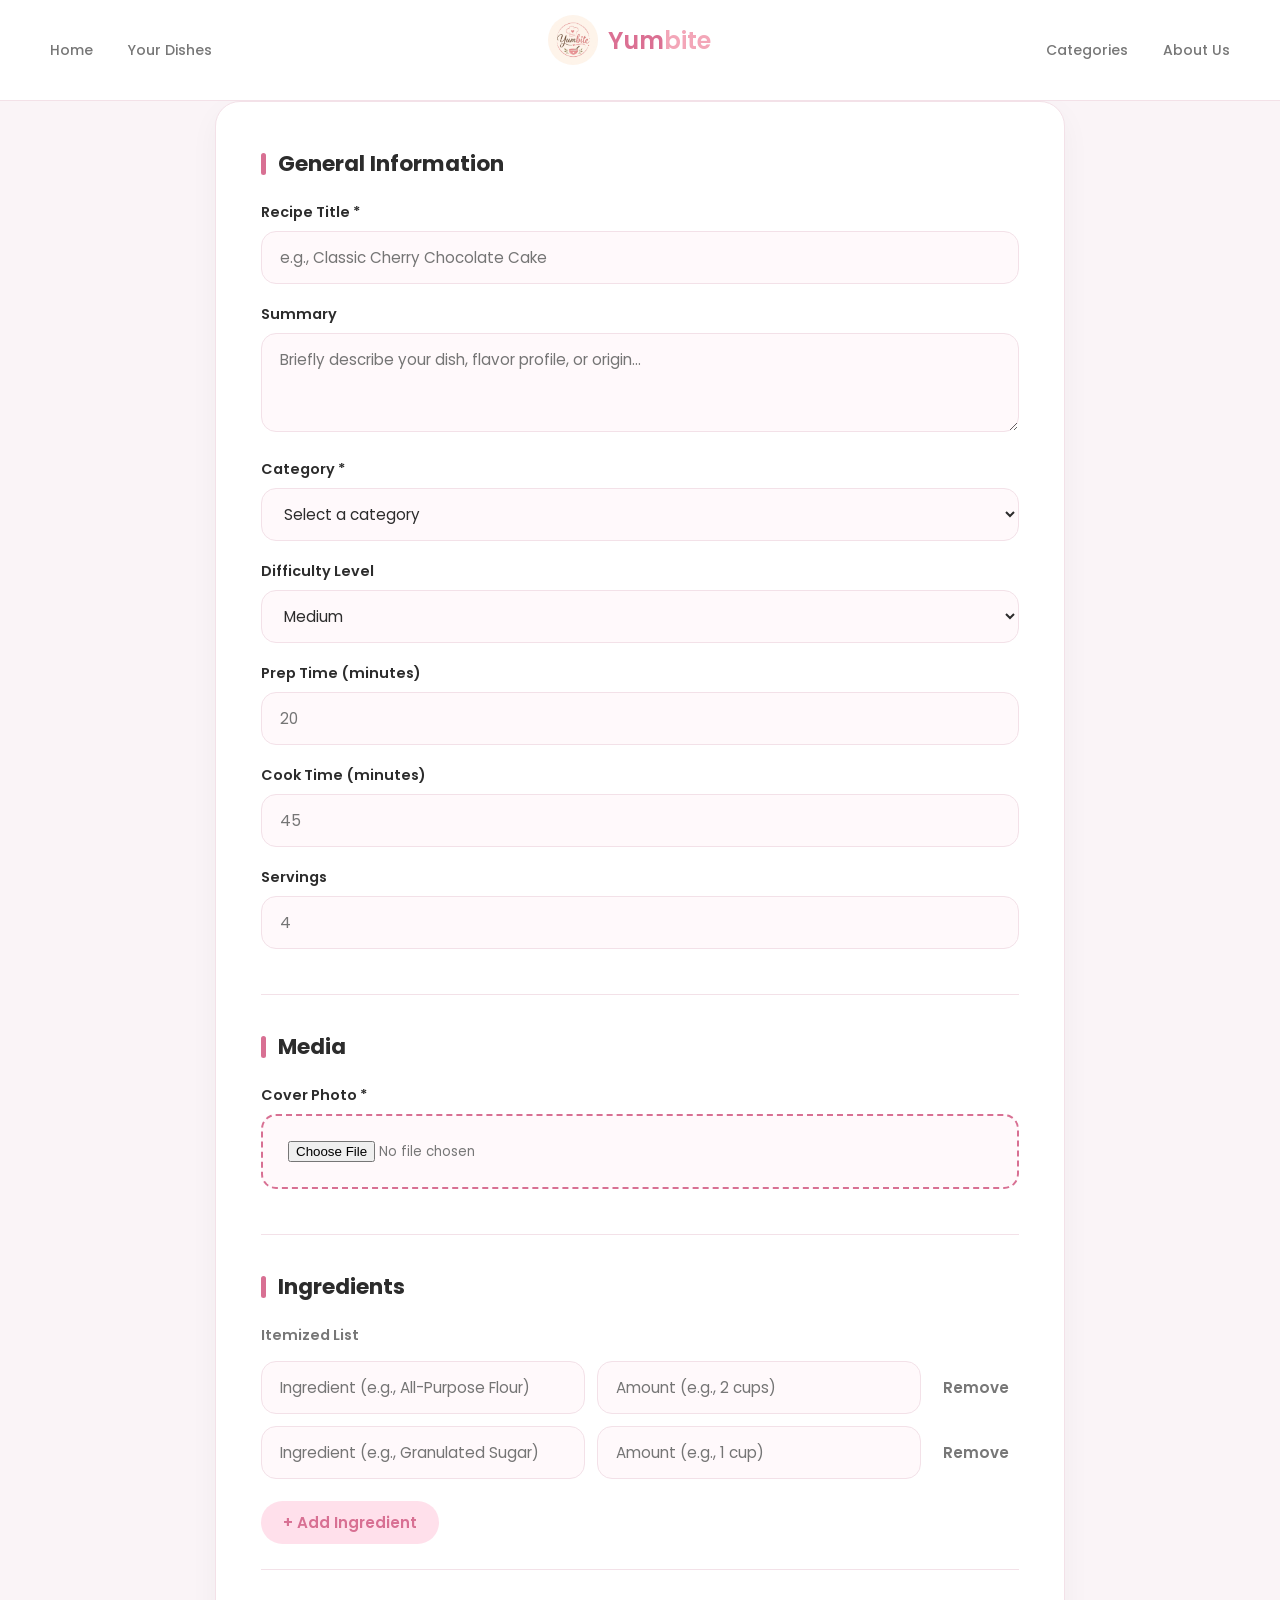
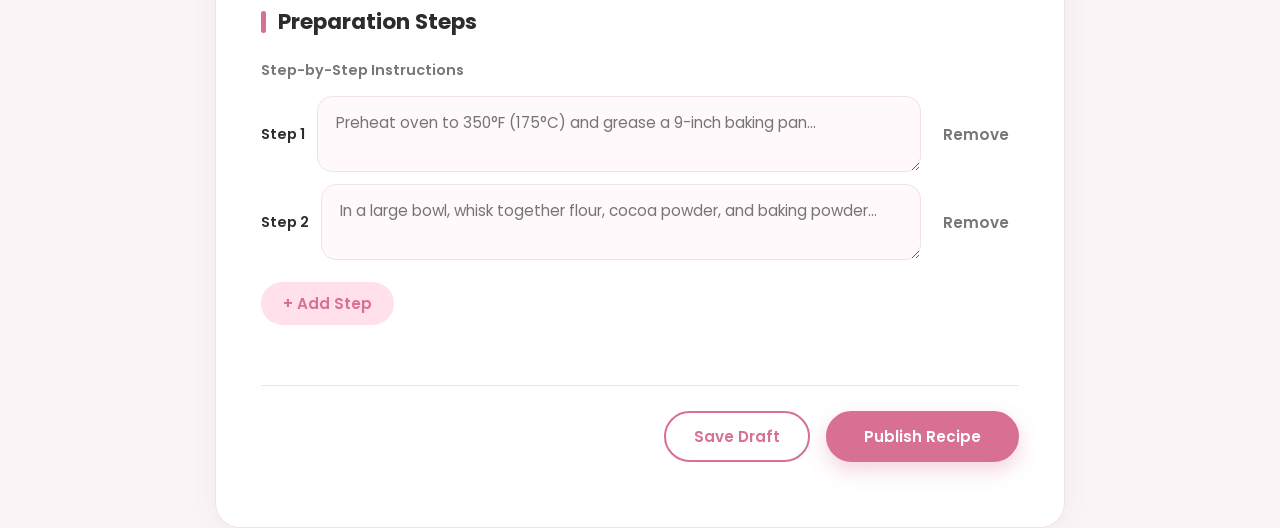
<file: dishes.html>
<!DOCTYPE html>
<html lang="en" dir="auto">
<head>
    <meta charset="UTF-8">
    <meta name="viewport" content="width=device-width, initial-scale=1.0">
    <title>Yumbite-Your Recipe </title>
    <link rel="stylesheet" href="dishes.css">
    <link href="https://fonts.googleapis.com/css2?family=Poppins:wght@300;400;500;600;700&display=swap" rel="stylesheet">
    <link rel="stylesheet" href="https://cdnjs.cloudflare.com/ajax/libs/font-awesome/6.4.0/css/all.min.css">
</head>
<body>

    <!-- Header Section -->
    <header class="recipe-header">
        <div class="header-container">
            <nav class="nav-links right-nav">
                <a href="index.html#home">Home</a>
                <a href="dishes.html">Your Dishes</a>
            </nav>

            <div class="logo">
                <img src="logo.jpeg" alt="Yumbite Logo">
                <h1>Yum<span>bite</span></h1>
            </div>

            <nav class="nav-links left-nav">
                <a href="index.html#type">Categories</a>
                <a href="index.html#about">About Us</a>
            </nav>
        </div>
    </header>
     <main>
    <form action="/api/recipes" method="POST" enctype="multipart/form-data">
      
      <!-- General Information -->
      <section id="general-info">
        <h2>General Information</h2>
        
        <div>
          <label for="recipe-title">Recipe Title *</label>
          <input type="text" id="recipe-title" name="title" placeholder="e.g., Classic Cherry Chocolate Cake" required>
        </div>

        <div>
          <label for="recipe-summary">Summary</label>
          <textarea id="recipe-summary" name="summary" rows="3" placeholder="Briefly describe your dish, flavor profile, or origin..."></textarea>
        </div>

        <div>
          <label for="recipe-category">Category *</label>
          <select id="recipe-category" name="category_id" required>
            <option value="" disabled selected>Select a category</option>
            <option value="appetizers">Appetizers</option>
            <option value="main-courses">Main Courses</option>
            <option value="desserts">Desserts</option>
            <option value="baked-goods">Baked Goods</option>
            <option value="beverages">Beverages</option>
          </select>
        </div>

        <div>
          <label for="difficulty-level">Difficulty Level</label>
          <select id="difficulty-level" name="difficulty">
            <option value="easy">Easy</option>
            <option value="medium" selected>Medium</option>
            <option value="hard">Hard</option>
          </select>
        </div>

        <div>
          <label for="prep-time">Prep Time (minutes)</label>
          <input type="number" id="prep-time" name="prep_time_min" min="1" placeholder="20">
        </div>

        <div>
          <label for="cook-time">Cook Time (minutes)</label>
          <input type="number" id="cook-time" name="cook_time_min" min="0" placeholder="45">
        </div>

        <div>
          <label for="servings">Servings</label>
          <input type="number" id="servings" name="servings" min="1" placeholder="4">
        </div>
      </section>

      <!-- Media & Cover Image -->
      <section id="recipe-media">
        <h2>Media</h2>
        <div>
          <label for="cover-image">Cover Photo *</label>
          <input type="file" id="cover-image" name="cover_image" accept="image/png, image/jpeg, image/webp" required>
        </div>
      </section>

      <!-- Ingredients Section -->
      <section id="recipe-ingredients">
        <h2>Ingredients</h2>
        <fieldset>
          <legend>Itemized List</legend>
          
          <div class="ingredient-row">
            <input type="text" name="ingredients[][name]" placeholder="Ingredient (e.g., All-Purpose Flour)" required>
            <input type="text" name="ingredients[][amount]" placeholder="Amount (e.g., 2 cups)" required>
            <button type="button" aria-label="Remove ingredient">Remove</button>
          </div>

          <div class="ingredient-row">
            <input type="text" name="ingredients[][name]" placeholder="Ingredient (e.g., Granulated Sugar)">
            <input type="text" name="ingredients[][amount]" placeholder="Amount (e.g., 1 cup)">
            <button type="button" aria-label="Remove ingredient">Remove</button>
          </div>
        </fieldset>

        <button type="button" id="add-ingredient-btn">+ Add Ingredient</button>
      </section>

      <!-- Preparation Steps Section -->
      <section id="recipe-instructions">
        <h2>Preparation Steps</h2>
        <fieldset>
          <legend>Step-by-Step Instructions</legend>

          <div class="step-row">
            <label for="step-1">Step 1</label>
            <textarea id="step-1" name="steps[]" rows="2" placeholder="Preheat oven to 350°F (175°C) and grease a 9-inch baking pan..." required></textarea>
            <button type="button" aria-label="Remove step 1">Remove</button>
          </div>

          <div class="step-row">
            <label for="step-2">Step 2</label>
            <textarea id="step-2" name="steps[]" rows="2" placeholder="In a large bowl, whisk together flour, cocoa powder, and baking powder..."></textarea>
            <button type="button" aria-label="Remove step 2">Remove</button>
          </div>
        </fieldset>

        <button type="button" id="add-step-btn">+ Add Step</button>
      </section>

      <!-- Form Actions -->
      <div id="form-actions">
        <button type="button" name="action" value="draft">Save Draft</button>
        <button type="submit" name="action" value="publish">Publish Recipe</button>
      </div>

    </form>
  </main>
  <script src="dishes.js"></script>
</body>
</html>
</file>
<file: style.css>
* {
    margin: 0;
    padding: 0;
    box-sizing: border-box;
    font-family: 'Poppins', sans-serif;
}

body {
    background-color: #faf4f7;
    color: #2c2c2c;
    overflow-x: hidden;
}

/* --- Professional Header --- */
.recipe-header {
    background-color: #ffffff; 
    border-bottom: 1px solid #f3e1e8; 
    padding: 15px 50px;
    position: sticky;
    top: 0;
    z-index: 1000;
}

.header-container {
    max-width: 1300px;
    margin: 0 auto;
    display: flex;
    justify-content: space-between;
    align-items: center;
}

.logo {
    display: flex;
    align-items: center;
    gap: 10px;
}

.logo img {
    width: 50px;
    height: 50px;
    border-radius: 50%;
    object-fit: cover;
}

.logo h1 {
    font-size: 24px;
    color: #db7093; 
    font-weight: 600;
}

.logo span {
    color: #f3a6b8;
}

.nav-links {
    display: flex;
    gap: 35px;
}

.nav-links a {
    text-decoration: none;
    color: #777;
    font-size: 14px;
    font-weight: 500;
    transition: color 0.3s ease;
}

.nav-links a:hover,
.nav-links a.active {
    color: #db7093;
}

.header-buttons {
    display: flex;
    gap: 12px;
}

.btn {
    padding: 8px 20px;
    font-size: 13px;
    font-weight: 500;
    border-radius: 20px;
    cursor: pointer;
    transition: all 0.3s ease;
}

.header-buttons .add-btn {
    text-decoration: none;
    border: 2px solid #d87093; 
    display: inline-flex;
    align-items: center;
    gap: 8px;
    
}

.header-buttons .add-btn:hover {
    text-decoration: none;
    background-color: #be5c7e;
     
}

/* --- Professional Hero Section --- */
.hero-section {
    padding: 70px 50px;
    min-height: calc(90vh - 90px);
    display: flex;
    align-items: center;
    background: linear-gradient(135deg, #fff9fb 0%, #ffe6ee 100%);
}

.hero-container {
    max-width: 1300px;
    margin: 0 auto;
    display: flex;
    justify-content: space-between;
    align-items: center;
    gap: 70px;
    width: 100%;
}

.hero-content {
    flex: 1.1;
}

.badge-wrapper {
    margin-bottom: 20px;
}

.hero-badge {
    background-color: #ffe0eb;
    color: #d87093;
    padding: 8px 18px;
    font-size: 13px;
    font-weight: 600;
    border-radius: 20px;
    display: inline-flex;
    align-items: center;
    gap: 8px;
    box-shadow: 0 2px 10px rgba(255, 182, 193, 0.3);
}

.hero-content h1 {
    font-size: 52px;
    color: #1a1a1a;
    line-height: 1.15;
    margin-bottom: 22px;
    font-weight: 700;
}

.hero-content p {
    font-size: 16px;
    color: #666;
    margin-bottom: 35px;
    line-height: 1.7;
    max-width: 540px;
}

.hero-content .hero-buttons {
    display: flex;
    gap: 18px;
}

.primary-btn {
    background-color: #d87093;
    color: #fff;
    border: 2px solid #d87093;
    padding: 14px 28px;
    font-size: 15px;
    border-radius: 35px;
    box-shadow: 0 8px 20px rgba(216, 112, 147, 0.3);

}

a{
    text-decoration: none;
}

.primary-btn:hover {
    background-color: #be5c7e;
    border-color: #be5c7e;
    transform: translateY(-3px);
    box-shadow: 0 12px 25px rgba(216, 112, 147, 0.4);
    
}

.secondary-btn {
    background-color: transparent;
    color: #d87093;
    border: 2px solid #d87093;
    padding: 14px 28px;
    font-size: 15px;
    border-radius: 35px;
}

.secondary-btn:hover {
    background-color: #ffe0eb;
    transform: translateY(-3px);
}

/* --- Professional Video Frame with Glow Effect --- */
.hero-image-box {
    flex: 0.9;
    position: relative;
    display: flex;
    justify-content: center;
    align-items: center;
}

.video-frame-glow {
    position: absolute;
    width: 100%;
    height: 100%;
    background: linear-gradient(135deg, #ffb6c1, #d87093);
    border-radius: 30% 70% 70% 30% / 30% 30% 70% 70%;
    filter: blur(25px);
    opacity: 0.4;
    z-index: 1;
    animation: morphGlow 6s ease-in-out infinite alternate;
}

.hero-vid {
    width: 100%;
    max-width: 480px;
    height: 440px;
    object-fit: cover;
    border-radius: 30% 70% 70% 30% / 30% 30% 70% 70%; 
    box-shadow: 0 20px 40px rgba(216, 112, 147, 0.3);
    border: 6px solid #fff;
    position: relative;
    z-index: 2;
}

@keyframes morphGlow {
    0% {
        border-radius: 30% 70% 70% 30% / 30% 30% 70% 70%;
        transform: scale(0.95);
    }
    100% {
        border-radius: 50% 50% 30% 70% / 50% 30% 70% 50%;
        transform: scale(1.05);
    }
}

/* Featured Countries Styles */
.featured-countries {
    padding: 40px;
    max-width: 1200px;
    margin: auto;
    direction: ltr; 
}

.header-row {
    display: flex;
    justify-content: space-between;
    align-items: center;
    margin-bottom: 20px;
}

.view-all {
    color: #d87093;
    text-decoration: none;
    font-weight: bold;
    font-size: 14px;
}

.countries-slider {
    display: flex;
    gap: 20px;
    overflow-x: auto;
    padding-bottom: 10px;
    scroll-behavior: smooth;
}

.countries-slider::-webkit-scrollbar {
    height: 6px;
}

.countries-slider::-webkit-scrollbar-thumb {
    background-color: #ffd1dc;
    border-radius: 10px;
}

.country-card {
    min-width: 160px;
    background: #fff;
    border-radius: 20px;
    padding: 15px;
    text-align: center;
    box-shadow: 0 4px 10px rgba(0,0,0,0.05);
    transition: transform 0.3s;
    cursor: pointer;
}

.country-card img {
    width: 100%;
    height: 150px;
    object-fit: cover;
    border-radius: 15px;
}

.country-card h3 {
    margin: 10px 0 5px;
    font-size: 16px;
    color: #333;
}

.country-card p {
    font-size: 13px;
    color: #888;
}

.country-card:hover {
    transform: translateY(-5px);
}

/* --- About Us Cards Section Styles --- */
.about-section {
    padding: 80px 50px;
    background: #fff9fb;
    direction: ltr;
    text-align: center;
}

.about-container {
    max-width: 1200px;
    margin: 0 auto;
}

.about-badge {
    background-color: #ffe0eb;
    color: #d87093;
    padding: 6px 16px;
    font-size: 13px;
    font-weight: 600;
    border-radius: 20px;
    display: inline-block;
    margin-bottom: 10px;
}

.about-section .section-title h2 {
    font-size: 34px;
    color: #2c2c2c;
    margin-bottom: 40px;
    font-weight: 700;
}

.about-cards-grid {
    display: grid;
    grid-template-columns: repeat(auto-fit, minmax(300px, 1fr));
    gap: 30px;
}

.about-card {
    background: #ffffff;
    padding: 40px 30px;
    border-radius: 25px;
    box-shadow: 0 10px 30px rgba(0, 0, 0, 0.04);
    transition: transform 0.3s ease, box-shadow 0.3s ease;
    border: 1px solid #fce4ec;
    text-align: left;
}

.about-card:hover {
    transform: translateY(-8px);
    box-shadow: 0 15px 35px rgba(216, 112, 147, 0.15);
}

.about-icon {
    width: 60px;
    height: 60px;
    background-color: #ffe0eb;
    color: #d87093;
    display: flex;
    align-items: center;
    justify-content: center;
    font-size: 24px;
    border-radius: 20px;
    margin-bottom: 20px;
}

.about-card h3 {
    font-size: 20px;
    color: #333;
    margin-bottom: 12px;
    font-weight: 700;
}

.about-card p {
    font-size: 14px;
    color: #666;
    line-height: 1.6;
    margin: 0;
}

/* --- Categories Section Styles --- */
.categories-section {
    padding: 40px;
    max-width: 1200px;
    margin: auto;
    direction: ltr;
}

.categories-section .header-row {
    display: flex;
    justify-content: space-between;
    align-items: center;
    margin-bottom: 25px;
}

.categories-section .header-row h2 {
    font-size: 28px;
    color: #2c2c2c;
    font-weight: 700;
}

.categories-section .view-all {
    color: #d87093;
    text-decoration: none;
    font-weight: bold;
    font-size: 14px;
}

.category-filters {
    display: flex;
    gap: 15px;
    overflow-x: auto;
    margin-bottom: 30px;
    padding-bottom: 10px;
}

.category-filters::-webkit-scrollbar {
    height: 4px;
}

.category-filters::-webkit-scrollbar-thumb {
    background-color: #ffd1dc;
    border-radius: 10px;
}

.category-btn {
    background: #fff;
    border: 1px solid #fce4ec;
    padding: 10px 24px;
    border-radius: 30px;
    font-size: 14px;
    font-weight: 600;
    color: #666;
    cursor: pointer;
    transition: all 0.3s ease;
    white-space: nowrap;
}

.category-btn:hover,
.category-btn.active {
    background-color: #d87093;
    color: #fff;
    border-color: #d87093;
    box-shadow: 0 4px 15px rgba(216, 112, 147, 0.25);
}

.categories-grid {
    display: grid;
    grid-template-columns: repeat(auto-fit, minmax(180px, 1fr));
    gap: 20px;
}

.category-card {
    background: #ffffff;
    padding: 30px 20px;
    border-radius: 20px;
    text-align: center;
    box-shadow: 0 4px 15px rgba(0, 0, 0, 0.04);
    border: 1px solid #fce4ec;
    transition: all 0.3s ease;
    cursor: pointer;
}

.category-card:hover {
    background-color: #d87093;
    transform: translateY(-8px);
    box-shadow: 0 10px 25px rgba(216, 112, 147, 0.25);
    border-color: #d87093;
}

.category-icon {
    width: 60px;
    height: 60px;
    background-color: #ffe0eb;
    color: #d87093;
    font-size: 24px;
    display: flex;
    align-items: center;
    justify-content: center;
    border-radius: 50%;
    margin: 0 auto 15px auto;
    transition: all 0.3s ease;
}

.category-card:hover .category-icon {
    background-color: #ffffff;
    color: #d87093;
}

.category-card h3 {
    font-size: 16px;
    color: #333;
    margin-bottom: 5px;
    transition: color 0.3s ease;
}

.category-card p {
    font-size: 12px;
    color: #888;
    margin: 0;
    transition: color 0.3s ease;
}

.category-card:hover h3,
.category-card:hover p {
    color: #ffffff;
}

/* --- Recipes Grid Section --- */
.recipes-grid {
    display: grid;
    grid-template-columns: repeat(auto-fit, minmax(260px, 1fr));
    gap: 25px;
}

.recipes-grid .dish-card {
    background: #fff;
    border-radius: 20px;
    overflow: hidden;
    box-shadow: 0 5px 15px rgba(0, 0, 0, 0.05);
    transition: all 0.4s ease;
    border: 1px solid #fce4ec;
    opacity: 1;
}

.recipes-grid .dish-card:hover {
    transform: translateY(-6px);
    box-shadow: 0 10px 25px rgba(216, 112, 147, 0.15);
}

.recipes-grid .dish-card a {
    display: block;
    text-decoration: none;
}

.recipes-grid .dish-card img {
    width: 100%;
    height: 180px;
    object-fit: cover;
    display: block;
    transition: opacity 0.3s ease;
}

.recipes-grid .dish-card img:hover {
    opacity: 0.9;
}

.dish-info {
    padding: 20px;
    text-align: left;
}

.dish-title-link {
    text-decoration: none;
    color: #333;
    font-size: 18px;
    font-weight: 600;
    transition: color 0.3s ease;
}

.dish-title-link:hover {
    color: #d87093;
}

.dish-info p {
    font-size: 13px;
    color: #888;
    margin: 8px 0 0 0;
}
/* ============ ROOT VARIABLES ============ */
:root {
  --primary: #006847;
  --accent: #B43A2F;
  --gold: #C59A3D;
  --gold-light: #E0BC6A;
  --background: #FFFDF7;
  --secondary: #F4EFE6;
  --card: #FFFFFF;
  --foreground: #2D2118;
  --muted-foreground: #706259;
  --border: #E8E1D5;
  --muted: #E0DAD0;
}

/* ============ HERO & CYCLING WORDS ============ */
.hero-headline { 
  font-size: clamp(44px, 5.5vw, 72px); 
  font-weight: 700; 
  line-height: 1.08; 
  margin-top: 16px; 
} 

.hero-headline .line {
  display: block;
  opacity: 0;
  animation: hero-in 0.7s cubic-bezier(0.2, 0.8, 0.3, 1.2) forwards;
} 

.line-white { color: #FFFDF7; animation-delay: 0.2s; } 
.line-gold { color: var(--gold); animation-delay: 0.2s; } 

.cycle-wrap { 
  position: relative; 
  display: block; 
  min-width: 100px; 
  height: 1em; 
  color: var(--accent); 
  border-bottom: 3px solid var(--accent); 
  opacity: 0; 
  animation: hero-in 0.7s cubic-bezier(0.2, 0.8, 0.3, 1.2) 0.2s forwards; 
} 

.cycle-word { 
  position: absolute;
  left: 0;
  top: 0; 
  white-space: nowrap; 
  opacity: 0; 
  font-size: 0.8em; 
  animation: word-cycle 16.8s linear infinite; 
} 

@keyframes word-cycle { 
  0% { opacity: 0; transform: translateY(22px) skewY(2deg); } 
  1.5% { opacity: 0; transform: translateY(22px) skewY(2deg); } 
  4% { opacity: 1; transform: translateY(0) skewY(0); } 
  13% { opacity: 1; transform: translateY(0) skewY(0); } 
  15% { opacity: 0; transform: translateY(-18px) skewY(-2deg); } 
  16.6% { opacity: 0; } 
  100% { opacity: 0; } 
} 

.hero-desc { 
  margin-top: 20px; 
  max-width: 420px; 
  font-size: 16px; 
  line-height: 1.8; 
  color: rgba(255, 253, 247, 0.72); 
  opacity: 0; 
  animation: hero-in 0.7s cubic-bezier(0.2, 0.8, 0.3, 1.2) 0.35s forwards; 
} 

.hero-cta {
  margin-top: 28px;
  opacity: 0;
  animation: hero-in 0.7s cubic-bezier(0.2, 0.8, 0.3, 1.2) 0.45s forwards;
} 

.btn-primary { 
  display: inline-block; 
  background: var(--accent); 
  color: #fff; 
  font-size: 15px;
  font-weight: 700; 
  padding: 14px 32px; 
  border-radius: 28px; 
  box-shadow: 0 8px 32px rgba(180, 58, 47, 0.42); 
  transition: transform 0.25s ease, box-shadow 0.25s ease; 
  text-decoration: none;
} 

.btn-primary:hover {
  transform: translateY(-2px);
  box-shadow: 0 12px 40px rgba(180, 58, 47, 0.58);
} 

.hero-pills { margin-top: 24px; display: flex; flex-wrap: wrap; gap: 10px; } 

.pill { 
  font-size: 12px;
  font-weight: 600; 
  padding: 8px 16px; 
  border-radius: 20px; 
  background: rgba(255, 253, 247, 0.08); 
  border: 1px solid rgba(255, 253, 247, 0.18); 
  color: #FFFDF7; 
  opacity: 0; 
  animation: hero-in 0.5s cubic-bezier(0.2, 0.8, 0.3, 1.2) forwards; 
  transition: background 0.2s ease, border-color 0.2s ease; 
} 

.pill:hover { background: rgba(180, 58, 47, 0.25); border-color: var(--accent); } 

@keyframes hero-in { 
  from { opacity: 0; transform: translateY(32px); } 
  to { opacity: 1; transform: translateY(0); } 
} 

/* ============ POLAROIDS ============ */
.polaroid { 
  position: absolute; 
  background: #FFFDF7; 
  padding: 8px 8px 28px 8px; 
  border-radius: 4px; 
  box-shadow: 0 20px 60px rgba(25, 31, 24, 0.5); 
} 

.polaroid img { width: 100%; height: 100%; object-fit: cover; display: block; } 

.polaroid-label { 
  position: absolute;
  bottom: 6px;
  left: 8px;
  right: 8px;
  display: flex;
  justify-content: space-between;
  align-items: baseline;
} 

.polaroid-label strong { font-size: 13px; font-weight: 700; color: #2D2118; } 
.polaroid-label span { font-size: 10px; font-weight: 700; text-transform: uppercase; color: var(--accent); } 

.polaroid-1 { width: 270px; height: 210px; top: 6%; left: 3%; transform: rotate(-8deg); animation: float-1 4.2s ease-in-out infinite; } 
.polaroid-2 { width: 240px; height: 185px; top: 38%; left: 32%; transform: rotate(6deg); animation: float-2 3.6s ease-in-out infinite 0.9s; } 
.polaroid-3 { width: 210px; height: 165px; top: 60%; left: 8%; transform: rotate(-4deg); animation: float-3 5s ease-in-out infinite 0.4s; } 

@keyframes float-1 { 0%, 100% { transform: rotate(-8deg) translateY(0); } 50% { transform: rotate(-8deg) translateY(14px); } } 
@keyframes float-2 { 0%, 100% { transform: rotate(6deg) translateY(0); } 50% { transform: rotate(6deg) translateY(10px); } } 
@keyframes float-3 { 0%, 100% { transform: rotate(-4deg) translateY(0); } 50% { transform: rotate(-4deg) translateY(18px); } } 

/* ============ STATS BAR & INDICATOR ============ */
.stats-bar { 
  position: absolute;
  bottom: 0;
  left: 0;
  right: 0; 
  display: flex; 
  background: rgba(24, 36, 28, 0.78); 
  backdrop-filter: blur(16px); 
  border-top: 1px solid rgba(197, 154, 61, 0.22); 
} 

.stat { 
  flex: 1; 
  text-align: center; 
  padding: 8px 12px; 
  border-right: 1px solid rgba(197, 154, 61, 0.14); 
  opacity: 0; 
  animation: stat-in 0.6s ease forwards; 
} 

.stat strong { display: block; font-size: 24px; font-weight: 700; color: var(--gold); } 
.stat span { display: block; font-size: 11px; color: rgba(255, 253, 247, 0.52); margin-top: 2px; } 

@keyframes stat-in { from { opacity: 0; transform: translateY(12px); } to { opacity: 1; transform: translateY(0); } } 

.scroll-indicator { 
  padding: 12px 20px; 
  text-align: center; 
  animation: bob 1.8s ease-in-out infinite; 
} 

.scroll-indicator span { font-size: 10px; letter-spacing: 1.5px; text-transform: uppercase; color: rgba(255, 253, 247, 0.38); } 
.scroll-indicator i { display: block; width: 1px; height: 24px; margin: 4px auto 0; background: linear-gradient(to bottom, var(--gold), transparent); } 

@keyframes bob { 0%, 100% { transform: translateY(0); } 50% { transform: translateY(6px); } } 

.decor-band { 
  height: 6px; 
  background: repeating-linear-gradient(90deg, 
    var(--primary) 0 12px, 
    var(--gold) 12px 20px, 
    var(--accent) 20px 32px, 
    var(--gold) 32px 40px); 
} 

/* ============ DISH GRID & CARDS ============ */
.recipes-grid { 
  display: grid; 
  grid-template-columns: repeat(3, 1fr); 
  gap: 24px; 
  padding: 40px 5%;
} 

.dish-card { 
  background: var(--card); 
  border-radius: 14px; 
  overflow: hidden; 
  border: 1px solid var(--border); 
  box-shadow: 0 4px 14px rgba(45, 33, 24, 0.07); 
  opacity: 1; 
  transition: transform 0.25s ease, box-shadow 0.25s ease; 
}

@keyframes fade-up { from { opacity: 0; transform: translateY(16px); } to { opacity: 1; transform: translateY(0); } } 

.dish-card:hover { transform: translateY(-4px); box-shadow: 0 16px 40px rgba(45, 33, 24, 0.15); } 
.dish-card img { width: 100%; height: 220px; object-fit: cover; display: block; } 

.dish-info { padding: 16px 18px; } 
.dish-title-link { color: var(--foreground); text-decoration: none; font-size: 18px; font-weight: 700; } 
.dish-info p { font-size: 13px; color: var(--muted-foreground); margin-top: 6px; } 

/* ============ DISH DETAIL PANEL (:target) ============ */
.detail { 
  position: fixed; 
  inset: 0; 
  z-index: 100; 
  display: flex; 
  background: var(--background); 
  opacity: 0; 
  visibility: hidden; 
  pointer-events: none; 
} 

.detail:target { 
  opacity: 1; 
  visibility: visible; 
  pointer-events: auto; 
  animation: detail-in 0.5s cubic-bezier(0.16, 1, 0.3, 1); 
} 

@keyframes detail-in { 
  from { opacity: 0; transform: scale(1.04); } 
  to { opacity: 1; transform: scale(1); } 
} 

.detail-left { 
  width: 50%; height: 100%; overflow-y: auto; 
  border-right: 1px solid var(--border); 
  position: relative; 
  opacity: 0; 
} 

.detail-right { 
  width: 50%; height: 100%; overflow-y: auto; 
  background: var(--secondary); 
  padding: 28px 28px 60px; 
  opacity: 0; 
} 

.detail:target .detail-left { animation: panel-in-left 0.6s cubic-bezier(0.16, 1, 0.3, 1) 1.05s forwards; } 
.detail:target .detail-right { animation: panel-in-right 0.6s cubic-bezier(0.16, 1, 0.3, 1) 1.05s forwards; } 

@keyframes panel-in-left { from { opacity: 0; transform: translateX(-48px); } to { opacity: 1; transform: translateX(0); } } 
@keyframes panel-in-right { from { opacity: 0; transform: translateX(48px); } to { opacity: 1; transform: translateX(0); } } 

/* Splash effect */
.splash { 
  position: absolute; inset: 0; z-index: 20; overflow: hidden; 
  opacity: 0; pointer-events: none; 
} 

.detail:target .splash { animation: splash-seq 1.26s cubic-bezier(0.4, 0, 0.2, 1) forwards; } 

.splash img { 
  position: absolute; inset: 0; width: 100%; height: 100%; object-fit: cover; 
  transform: scale(1.18); 
  animation: splash-zoom 1.2s cubic-bezier(0.2, 0.8, 0.3, 1) forwards; 
} 

@keyframes splash-zoom {
  to { transform: scale(1); }
}

.splash-overlay { 
  position: absolute; inset: 0; 
  background: linear-gradient(145deg, color-mix(in srgb, var(--hero-color) 91%, transparent) 0%, #142018 100%); 
  opacity: 0; 
  animation: splash-overlay-in 0.4s ease 0.5s forwards; 
} 

@keyframes splash-overlay-in { to { opacity: 1; } } 

.splash-text { position: absolute; left: 48px; bottom: 110px; z-index: 2; } 
.splash-tag { display: block; font-size: 10px; font-weight: 700; letter-spacing: 1.5px; text-transform: uppercase; color: var(--gold); } 
.splash-text h2 { font-size: clamp(40px, 7vw, 72px); color: #FFFDF7; text-shadow: 0 8px 24px rgba(0,0,0,0.4); margin: 0; } 

.splash-bar { 
  position: absolute; left: 48px; bottom: 70px; width: 160px; height: 3px; 
  background: rgba(255,255,255,0.15); border-radius: 2px; overflow: hidden; 
} 

.splash-bar span { 
  display: block; height: 100%; width: 0%; 
  background: linear-gradient(90deg, var(--gold), var(--gold-light)); 
  animation: bar-sweep 0.78s cubic-bezier(0.4, 0, 0.2, 1) 0.32s forwards; 
} 

@keyframes bar-sweep { to { width: 100%; } } 
@keyframes splash-seq { 0% { opacity: 0; } 4% { opacity: 1; } 71% { opacity: 1; } 100% { opacity: 0; } } 

.back-btn { 
  position: absolute; top: 20px; left: 20px; z-index: 5; 
  width: 36px; height: 36px; border-radius: 50%; 
  background: rgba(255, 253, 247, 0.94); 
  backdrop-filter: blur(4px); 
  display: flex; align-items: center; justify-content: center; 
  font-size: 18px; font-weight: 700; color: var(--foreground); 
  text-decoration: none;
  box-shadow: 0 4px 12px rgba(0,0,0,0.15); 
} 

.detail-hero { position: relative; height: 260px; overflow: hidden; } 
.detail-hero img { width: 100%; height: 100%; object-fit: cover; } 
.detail-hero::after { 
  content: ""; position: absolute; inset: 0; 
  background: linear-gradient(to top, color-mix(in srgb, var(--hero-color) 80%, transparent) 0%, transparent 55%); 
} 

.detail-hero-text { position: absolute; bottom: 20px; left: 28px; right: 28px; z-index: 2; } 
.detail-tag { display: inline-block; font-size: 11px; font-weight: 700; text-transform: uppercase; background: var(--hero-color); color: #fff; padding: 4px 12px; border-radius: 20px; margin-bottom: 8px; } 
.detail-hero-text h2 { font-size: 30px; font-weight: 700; color: #fff; margin: 0; } 
.detail-hero-text p { font-style: italic; color: rgba(255,255,255,0.85); margin: 4px 0 0; } 

.meta-row { display: flex; gap: 12px; padding: 20px 28px 0; flex-wrap: wrap; } 
.meta-row span { background: var(--secondary); font-size: 12px; font-weight: 500; padding: 5px 14px; border-radius: 20px; } 
.detail-desc { padding: 16px 28px 0; font-size: 14px; color: var(--muted-foreground); line-height: 1.75; } 

/* Steps & Right Panel Cards */
.ing-heading { padding: 20px 28px 0; }
.steps { padding: 16px 28px 30px; list-style: none; margin: 0; } 
.steps li { display: flex; gap: 16px; position: relative; padding-bottom: 26px; } 
.steps li:last-child { padding-bottom: 0; } 
.steps .num { 
  flex: 0 0 32px; height: 32px; border-radius: 50%; 
  background: var(--hero-color); color: #fff; font-weight: 700; 
  display: flex; align-items: center; justify-content: center; 
} 
.steps li:not(:last-child)::before { 
  content: ""; position: absolute; left: 16px; top: 32px; bottom: 0; width: 2px; 
  background: color-mix(in srgb, var(--hero-color) 30%, transparent); 
} 
.steps h4 { font-size: 15px; font-weight: 700; margin: 0 0 4px; } 
.steps p { font-size: 13px; line-height: 1.6; color: var(--foreground); margin: 0; } 

.ing-cards { display: grid; grid-template-columns: 1fr 1fr; gap: 10px; margin-bottom: 24px; } 
.ing-card { background: var(--card); border: 1px solid var(--border); border-radius: 14px; padding: 14px; display: flex; flex-direction: column; gap: 2px; } 
.ing-card .emoji { width: 36px; height: 36px; border-radius: 50%; background: var(--secondary); display: flex; align-items: center; justify-content: center; font-size: 16px; margin-bottom: 6px; } 
.ing-card strong { font-size: 13px; font-weight: 700; } 
.ing-card .amt { font-size: 12px; font-weight: 700; color: var(--accent); } 
.ing-card .note { font-size: 11px; font-style: italic; color: var(--muted-foreground); } 

.flavor-card, .tip-card, .serve-card { background: var(--card); border: 1px solid var(--border); border-radius: 14px; padding: 18px; margin-bottom: 16px; } 
.tip-card { background: color-mix(in srgb, var(--hero-color) 8%, var(--card)); border-color: color-mix(in srgb, var(--hero-color) 20%, transparent); } 
.tip-card h4 { font-size: 13px; font-weight: 700; color: var(--hero-color); margin: 0 0 6px; } 

.flavor-bar { display: flex; align-items: center; gap: 12px; margin-bottom: 8px; } 
.flavor-bar span { flex: 0 0 60px; font-size: 12px; color: var(--muted-foreground); } 
.flavor-bar .track { flex: 1; height: 5px; background: var(--muted); border-radius: 3px; overflow: hidden; } 
.flavor-bar .fill { height: 100%; background: linear-gradient(90deg, var(--accent), var(--gold)); } 
/*footer*/
.site-footer{ 
  display:flex;justify-content:space-between;align-items:center; 
  padding:24px 48px; 
} 

.footer-logo{font-family:'Fraunces',serif;font-weight:700;font-size:16px;color:#db7093;} 
.footer-logo span{color: #f3a6b8;} 
.footer-note{font-size:12px;color:var(--muted-foreground);}
</file>
<file: dishes.css>
* {
    margin: 0;
    padding: 0;
    box-sizing: border-box;
    font-family: 'Poppins', sans-serif;
}

body {
    background-color: #faf4f7;
    color: #2c2c2c;
    overflow-x: hidden;
}

/* --- Professional Header --- */
.recipe-header {
    background-color: #ffffff; 
    border-bottom: 1px solid #f3e1e8; 
    padding: 15px 50px;
    position: sticky;
    top: 0;
    z-index: 1000;
}

.header-container {
    max-width: 1300px;
    margin: 0 auto;
    display: flex;
    justify-content: space-between;
    align-items: center;
}

.logo {
    display: flex;
    align-items: center;
    gap: 10px;
}

.logo img {
    width: 50px;
    height: 50px;
    border-radius: 50%;
    object-fit: cover;
}

.logo h1 {
    font-size: 24px;
    color: #db7093; 
    font-weight: 600;
}

.logo span {
    color: #f3a6b8;
}

.nav-links {
    display: flex;
    gap: 35px;
}

.nav-links a {
    text-decoration: none;
    color: #777;
    font-size: 14px;
    font-weight: 500;
    transition: color 0.3s ease;
}

.nav-links a:hover,
.nav-links a.active {
    color: #db7093;
}

.header-buttons {
    display: flex;
    gap: 12px;
}

.btn {
    padding: 8px 20px;
    font-size: 13px;
    font-weight: 500;
    border-radius: 20px;
    cursor: pointer;
    transition: all 0.3s ease;
}

.header-buttons .add-btn {
    text-decoration: none;
    border: 2px solid #d87093; 
    display: inline-flex;
    align-items: center;
    gap: 8px;
    
}

.header-buttons .add-btn:hover {
    text-decoration: none;
    background-color: #be5c7e;
     
}

:root {
  --primary-pink: #d87093;
  --primary-pink-hover: #be5c7e;
  --pink-light: #ffe0eb;
  --pink-bg: #faf4f7;
  --card-bg: #ffffff;
  --border-color: #f3e1e8;
  --text-dark: #2c2c2c;
  --text-muted: #777777;
  --danger: #ef4444;
  --radius-lg: 25px;
  --radius-md: 15px;
  --shadow-subtle: 0 10px 30px rgba(0, 0, 0, 0.04);
  --shadow-hover: 0 15px 35px rgba(216, 112, 147, 0.15);
  --transition: all 0.3s ease;
}



main {
  max-width: 850px;
  margin: 0 auto;
  background: var(--card-bg);
  padding: 45px;
  border-radius: var(--radius-lg);
  box-shadow: var(--shadow-subtle);
  border: 1px solid var(--border-color);
}

/* ==========================================
   Sections & Titles
   ========================================== */
section {
  margin-bottom: 35px;
  padding-bottom: 25px;
  border-bottom: 1px solid var(--border-color);
}

section:last-of-type {
  border-bottom: none;
}

h2 {
  font-size: 1.35rem;
  font-weight: 700;
  color: var(--text-dark);
  margin-bottom: 22px;
  display: flex;
  align-items: center;
}

h2::before {
  content: '';
  display: inline-block;
  width: 5px;
  height: 22px;
  background-color: var(--primary-pink);
  margin-right: 12px;
  border-radius: 10px;
}

/* ==========================================
   Form Controls & Inputs
   ========================================== */
fieldset {
  border: none;
  padding: 0;
  margin: 0;
}

legend {
  font-size: 0.9rem;
  font-weight: 600;
  color: var(--text-muted);
  margin-bottom: 15px;
}

div {
  margin-bottom: 20px;
}

label {
  display: block;
  font-size: 0.9rem;
  font-weight: 600;
  color: var(--text-dark);
  margin-bottom: 8px;
}

input[type="text"],
input[type="number"],
select,
textarea {
  width: 100%;
  padding: 14px 18px;
  font-size: 0.95rem;
  color: var(--text-dark);
  background-color: #fff9fb;
  border: 1.5px solid var(--border-color);
  border-radius: var(--radius-md);
  outline: none;
  transition: var(--transition);
}

input[type="text"]:focus,
input[type="number"]:focus,
select:focus,
textarea:focus {
  background-color: #ffffff;
  border-color: var(--primary-pink);
  box-shadow: 0 0 0 4px rgba(216, 112, 147, 0.15);
}

textarea {
  resize: vertical;
}

/* Dynamic Rows */
.ingredient-row,
.step-row {
  display: flex;
  gap: 12px;
  align-items: center;
  margin-bottom: 12px;
}

.step-row label {
  white-space: nowrap;
  margin-bottom: 0;
}

/* ==========================================
   File Upload Area
   ========================================== */
input[type="file"] {
  padding: 25px;
  background: #fff9fb;
  border: 2px dashed var(--primary-pink);
  border-radius: var(--radius-md);
  cursor: pointer;
  width: 100%;
  color: var(--text-muted);
}

input[type="file"]:hover {
  background: var(--pink-light);
}

/* ==========================================
   Buttons & Actions
   ========================================== */
button {
  font-family: 'Poppins', sans-serif;
  font-size: 0.95rem;
  font-weight: 600;
  cursor: pointer;
  border-radius: 30px;
  transition: var(--transition);
  border: none;
}

/* Dynamic Add Buttons */
#add-ingredient-btn,
#add-step-btn {
  background-color: var(--pink-light);
  color: var(--primary-pink);
  padding: 10px 22px;
  margin-top: 10px;
}

#add-ingredient-btn:hover,
#add-step-btn:hover {
  background-color: var(--primary-pink);
  color: #ffffff;
}

/* Remove Buttons */
button[aria-label^="Remove"] {
  background-color: transparent;
  color: var(--text-muted);
  padding: 10px;
  border-radius: 50%;
}

button[aria-label^="Remove"]:hover {
  color: var(--danger);
  background-color: #ffe6ee;
}

/* Bottom Action Bar */
#form-actions {
  display: flex;
  justify-content: flex-end;
  gap: 16px;
  margin-top: 35px;
  padding-top: 25px;
  border-top: 1px solid var(--border-color);
}

button[value="draft"] {
  background-color: transparent;
  color: var(--primary-pink);
  border: 2px solid var(--primary-pink);
  padding: 12px 28px;
}

button[value="draft"]:hover {
  background-color: var(--pink-light);
  transform: translateY(-2px);
}

button[value="publish"] {
  background-color: var(--primary-pink);
  color: #ffffff;
  border: 2px solid var(--primary-pink);
  padding: 12px 36px;
  box-shadow: 0 8px 20px rgba(216, 112, 147, 0.3);
}

button[value="publish"]:hover {
  background-color: var(--primary-pink-hover);
  border-color: var(--primary-pink-hover);
  transform: translateY(-2px);
  box-shadow: 0 12px 25px rgba(216, 112, 147, 0.4);
}

/* Responsive Adjustments */
@media (max-width: 640px) {
  main {
    padding: 25px 18px;
  }
  
  .ingredient-row {
    flex-direction: column;
  }
}
</file>
